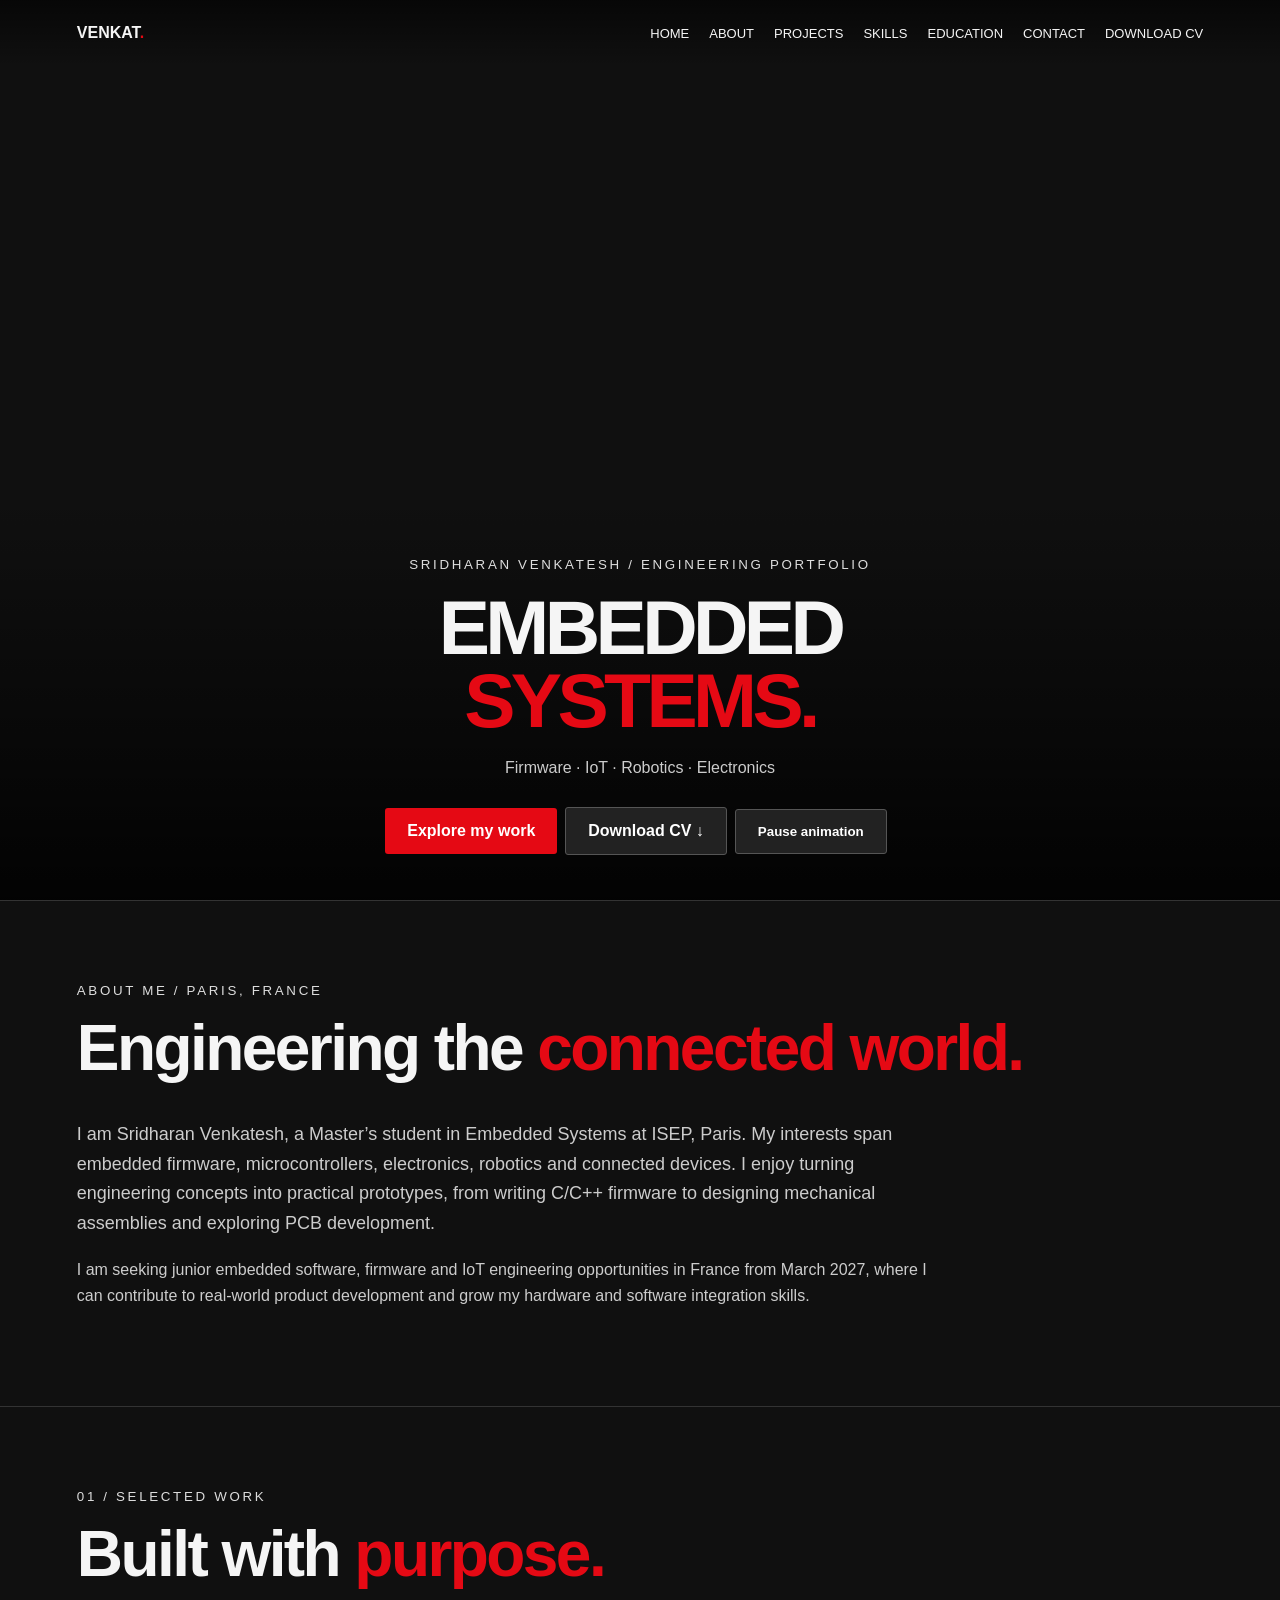
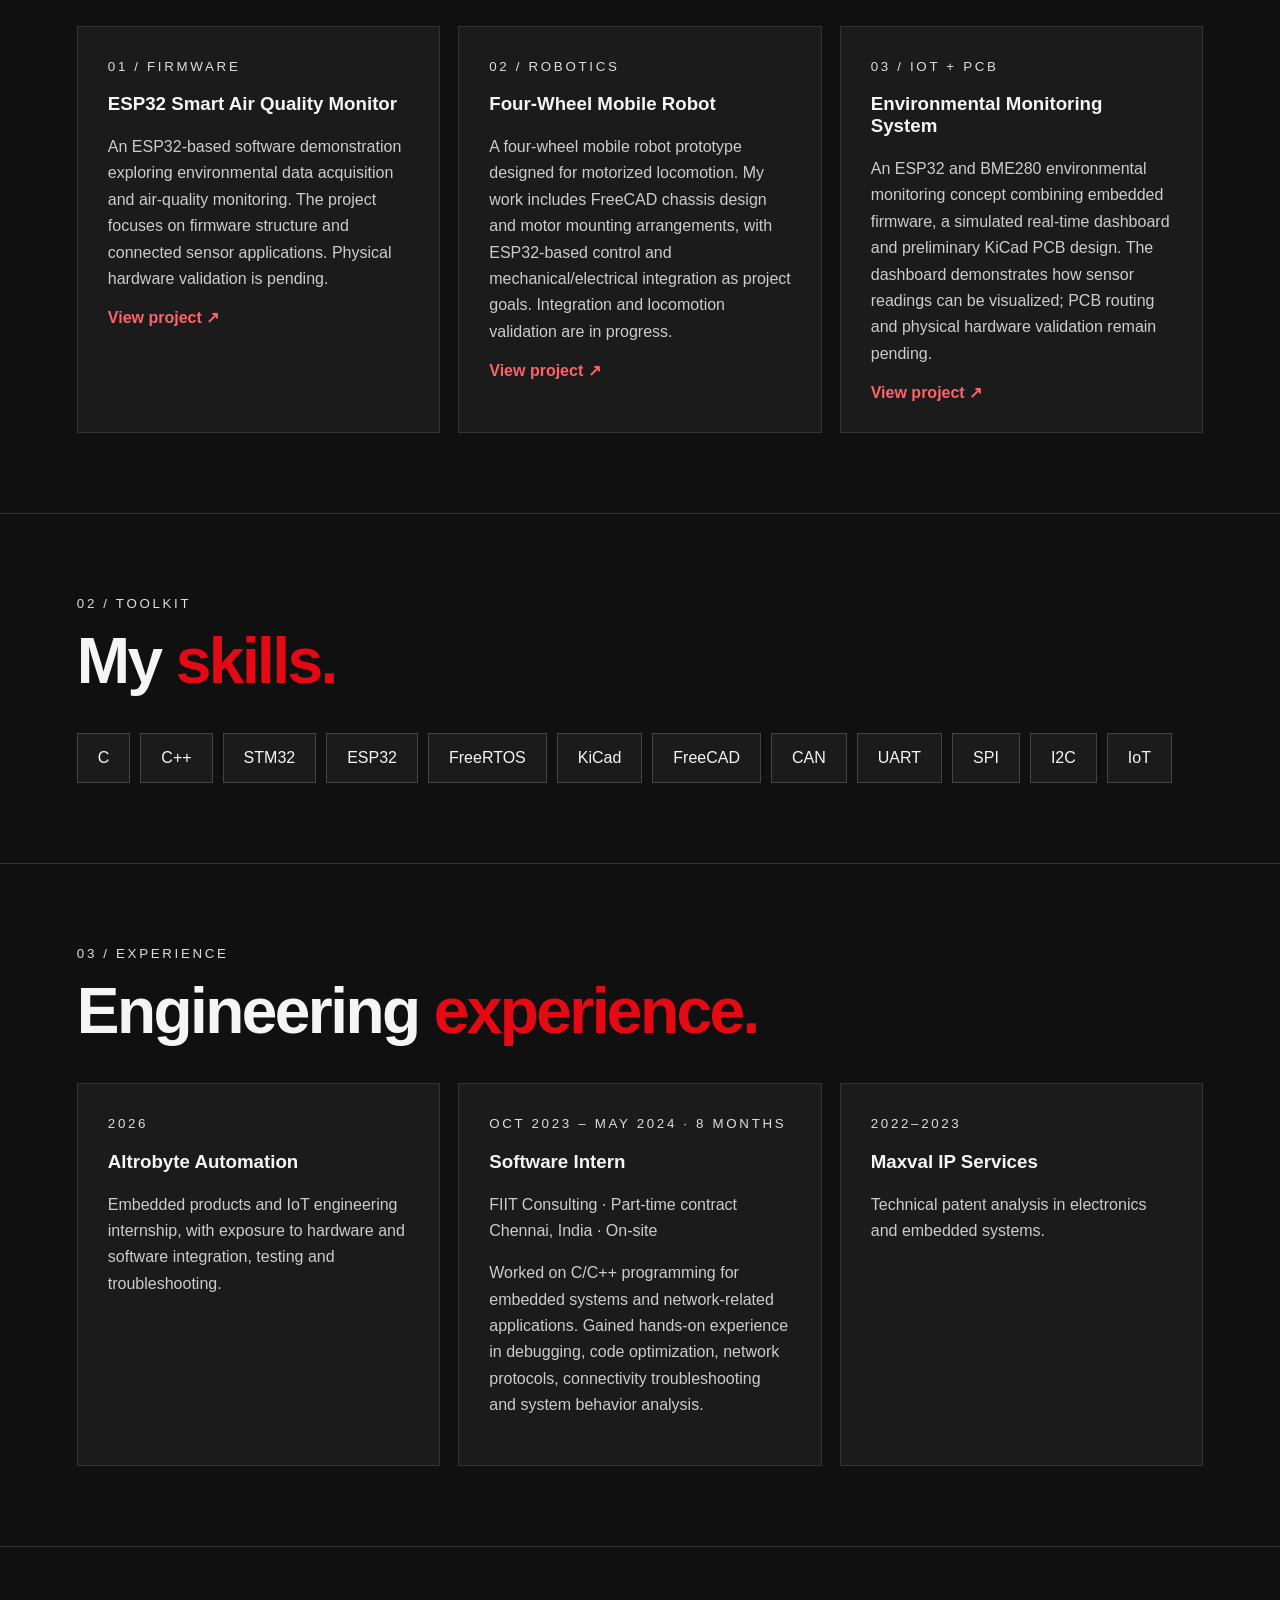
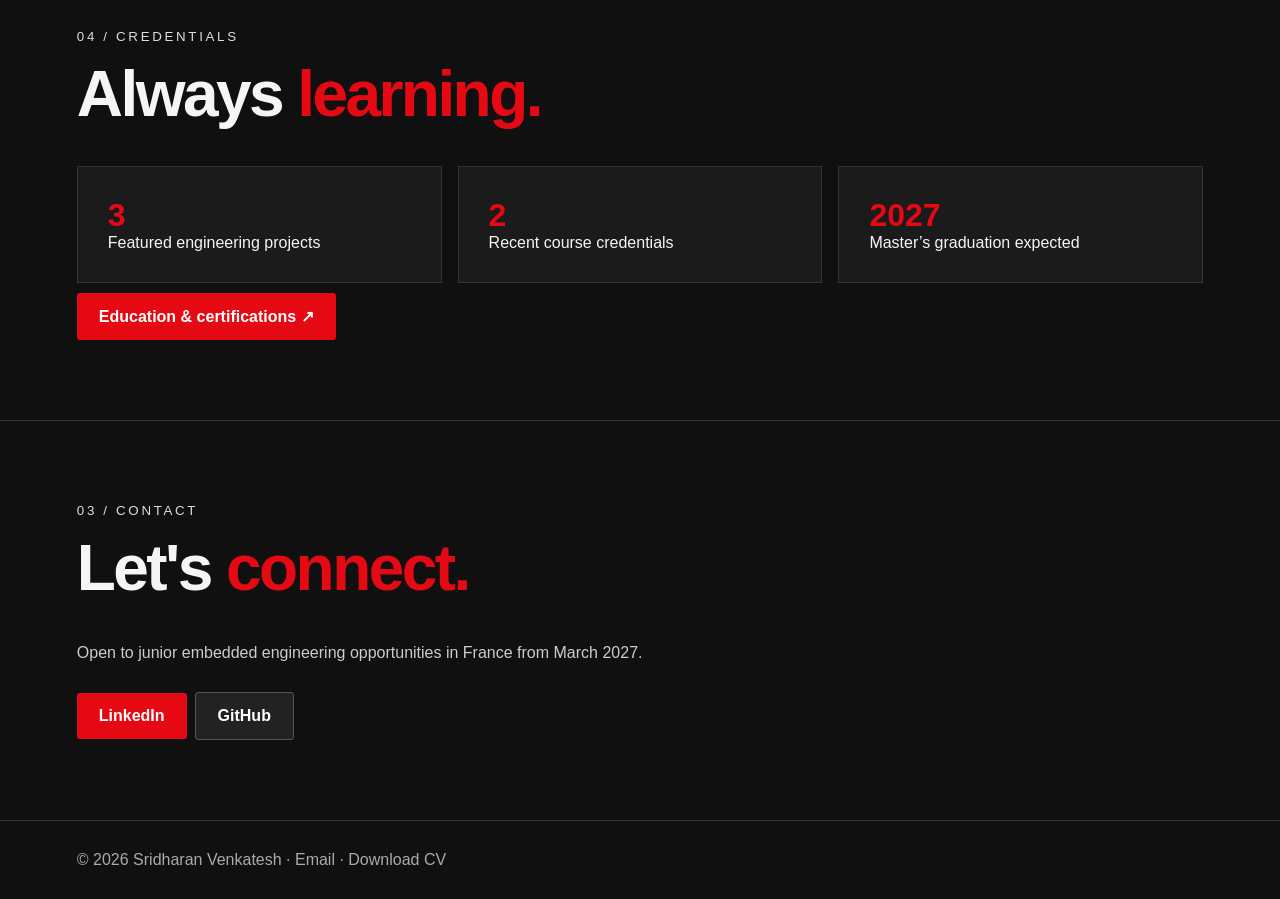
<file: index.html>
<!doctype html><html lang="en"><head><meta charset="utf-8"><meta name="viewport" content="width=device-width,initial-scale=1"><title>Venkat | Embedded Systems</title><style>*{box-sizing:border-box}html{scroll-behavior:smooth}body{margin:0;background:#101010;color:#f5f5f5;font-family:Arial,sans-serif}a{color:inherit;text-decoration:none}header{position:absolute;z-index:3;top:0;width:100%;display:flex;justify-content:space-between;align-items:center;padding:24px 6%;gap:15px}nav{display:flex;gap:20px;flex-wrap:wrap;font-size:13px}strong,em{color:#e50914;font-style:normal}.hero{min-height:100svh;position:relative;display:flex;align-items:end;padding:120px 6% 9vh;overflow:hidden;background:#171717}.hero video{position:absolute;inset:0;width:100%;height:100%;object-fit:contain;object-position:right center}.hero:after{content:'';position:absolute;inset:0;background:linear-gradient(90deg,#000b 0%,transparent 55%),linear-gradient(0deg,#101010,transparent 22%);pointer-events:none}.copy{position:relative;z-index:2;max-width:850px}h1{font-size:clamp(42px,8vw,110px);line-height:.95;letter-spacing:-.06em;margin:18px 0;text-transform:uppercase}small{letter-spacing:.2em;color:#ddd}p{line-height:1.65;color:#ccc}.btn{display:inline-block;padding:14px 22px;background:#e50914;color:white;border:0;border-radius:3px;font-weight:bold;cursor:pointer;margin:10px 8px 0 0}.secondary{background:#222;border:1px solid #555}section.content{padding:80px 6%;border-top:1px solid #333}h2{font-size:clamp(32px,5vw,64px);letter-spacing:-.04em;margin:12px 0 35px}.grid{display:grid;grid-template-columns:repeat(auto-fit,minmax(240px,1fr));gap:18px}article{background:#1b1b1b;border:1px solid #333;padding:30px;min-height:240px}article:hover{border-color:#e50914}article a{color:#ff6268;font-weight:bold}.skills{display:flex;flex-wrap:wrap;gap:10px}.skills span{border:1px solid #444;padding:15px 20px;background:#1b1b1b}.fade{animation:appear .6s ease}@keyframes appear{from{opacity:0;transform:translateY(14px)}to{opacity:1;transform:none}}@media(max-width:600px){header{padding:18px 5%}nav{gap:10px}.hero{padding:100px 5% 8vh}.hero video{object-position:center top;height:68%;object-fit:contain}.hero .copy{padding-top:45vh}section.content{padding:55px 5%}}@media(prefers-reduced-motion:reduce){html{scroll-behavior:auto}.fade{animation:none}}.hero{display:flex;flex-direction:column;align-items:center;justify-content:center;padding:110px 5% 55px;gap:25px;background:#101010}.hero video{position:relative;inset:auto;display:block;width:100%;max-width:1100px;height: min(65svh,650px);object-fit:contain;object-position:center;background:#101010}.hero:after{display:none}.hero .copy{padding:0;text-align:center;max-width:1100px}.hero h1{font-size:clamp(38px,6vw,86px)}.stats{display:grid;grid-template-columns:repeat(auto-fit,minmax(150px,1fr));gap:16px}.stats article{min-height:0}.stats b{display:block;font-size:32px;color:#e50914}.footer{padding:30px 6%;border-top:1px solid #333;color:#aaa}@media(max-width:600px){.hero{padding-top:125px}.hero video{height:auto;max-height:65svh}.hero .copy{padding:0}header{align-items:flex-start}nav{font-size:11px}}.hero{height:100svh;min-height:100svh;position:relative;display:flex;justify-content:flex-end;align-items:center;padding:100px 5% 5vh;overflow:hidden}.hero video{position:absolute;inset:0;width:100%;height:100%;max-width:none;max-height:none;object-fit:cover;object-position:center 40%}.hero:after{display:block;background:linear-gradient(0deg,rgba(0,0,0,.85),transparent 45%);z-index:1}.hero .copy{position:relative;z-index:2;padding:0;text-align:center}.hero h1{font-size:clamp(36px,6vw,80px)}header{background:linear-gradient(#0009,transparent)}@media(max-width:600px){.hero{padding:100px 5% 4vh}.hero video{height:100%;max-height:none;object-fit:cover;object-position:center}.hero .copy{padding:0}}</style></head><body><header><b>VENKAT<strong>.</strong></b><nav><a href="index.html">HOME</a><a href="about.html">ABOUT</a><a href="projects.html">PROJECTS</a><a href="skills.html">SKILLS</a><a href="education.html">EDUCATION</a><a href="contact.html">CONTACT</a><a href="INTERN_RESUME_ENG_Final.pdf" download>DOWNLOAD CV</a></nav></header><main><section class="hero" style="position:relative!important;height:100svh!important;min-height:100svh!important;overflow:hidden!important;justify-content:flex-end!important"><video style="position:absolute!important;inset:0!important;width:100vw!important;height:100svh!important;max-width:none!important;max-height:none!important;object-fit:cover!important;object-position:center 38%!important;margin:0!important" id="portrait" autoplay muted loop playsinline preload="auto" aria-label="Cinematic portrait"><source src="portrait_ultra_hd.mp4" type="video/mp4"></video><div class="copy"><small>SRIDHARAN VENKATESH / ENGINEERING PORTFOLIO</small><h1 id="headline">Embedded<br><em>Systems.</em></h1><p>Firmware · IoT · Robotics · Electronics</p><a class="btn" href="projects.html">Explore my work</a><a class="btn secondary" href="INTERN_RESUME_ENG_Final.pdf" download>Download CV ↓</a><button class="btn secondary" id="motion">Pause animation</button></div></section><section class="content" id="about"><small>ABOUT ME / PARIS, FRANCE</small><h2>Engineering the <em>connected world.</em></h2><p style="max-width:850px;font-size:18px">I am Sridharan Venkatesh, a Master’s student in Embedded Systems at ISEP, Paris. My interests span embedded firmware, microcontrollers, electronics, robotics and connected devices. I enjoy turning engineering concepts into practical prototypes, from writing C/C++ firmware to designing mechanical assemblies and exploring PCB development.</p><p style="max-width:850px">I am seeking junior embedded software, firmware and IoT engineering opportunities in France from March 2027, where I can contribute to real-world product development and grow my hardware and software integration skills.</p></section><section class="content" id="work"><small>01 / SELECTED WORK</small><h2>Built with <em>purpose.</em></h2><div class="grid"><article><small>01 / FIRMWARE</small><h3>ESP32 Smart Air Quality Monitor</h3><p>An ESP32-based software demonstration exploring environmental data acquisition and air-quality monitoring. The project focuses on firmware structure and connected sensor applications. Physical hardware validation is pending.</p><a href="https://github.com/svenkat07/esp32-smart-air-quality-monitor">View project ↗</a></article><article><small>02 / ROBOTICS</small><h3>Four-Wheel Mobile Robot</h3><p>A four-wheel mobile robot prototype designed for motorized locomotion. My work includes FreeCAD chassis design and motor mounting arrangements, with ESP32-based control and mechanical/electrical integration as project goals. Integration and locomotion validation are in progress.</p><a href="https://github.com/svenkat07/Four-wheel-mobile-robot">View project ↗</a></article><article><small>03 / IOT + PCB</small><h3>Environmental Monitoring System</h3><p>An ESP32 and BME280 environmental monitoring concept combining embedded firmware, a simulated real-time dashboard and preliminary KiCad PCB design. The dashboard demonstrates how sensor readings can be visualized; PCB routing and physical hardware validation remain pending.</p><a href="https://github.com/svenkat07/ESP32-Based-IoT-Environmental-Monitoring-System-with-Custom-PCB-and-Real-Time-Dashboard">View project ↗</a></article></div></section><section class="content" id="skills"><small>02 / TOOLKIT</small><h2>My <em>skills.</em></h2><div class="skills"><span>C</span><span>C++</span><span>STM32</span><span>ESP32</span><span>FreeRTOS</span><span>KiCad</span><span>FreeCAD</span><span>CAN</span><span>UART</span><span>SPI</span><span>I2C</span><span>IoT</span></div></section><section class="content"><small>03 / EXPERIENCE</small><h2>Engineering <em>experience.</em></h2><div class="grid"><article><small>2026</small><h3>Altrobyte Automation</h3><p>Embedded products and IoT engineering internship, with exposure to hardware and software integration, testing and troubleshooting.</p></article><article><small>OCT 2023 – MAY 2024 · 8 MONTHS</small><h3>Software Intern</h3><p>FIIT Consulting · Part-time contract<br>Chennai, India · On-site</p><p>Worked on C/C++ programming for embedded systems and network-related applications. Gained hands-on experience in debugging, code optimization, network protocols, connectivity troubleshooting and system behavior analysis.</p></article><article><small>2022–2023</small><h3>Maxval IP Services</h3><p>Technical patent analysis in electronics and embedded systems.</p></article></div></section><section class="content"><small>04 / CREDENTIALS</small><h2>Always <em>learning.</em></h2><div class="stats"><article><b>3</b>Featured engineering projects</article><article><b>2</b>Recent course credentials</article><article><b>2027</b>Master’s graduation expected</article></div><a class="btn" href="education.html">Education &amp; certifications ↗</a></section><section class="content" id="contact"><small>03 / CONTACT</small><h2>Let's <em>connect.</em></h2><p>Open to junior embedded engineering opportunities in France from March 2027.</p><a class="btn" href="https://www.linkedin.com/in/venkatesh-sridharan-5b08a9238/">LinkedIn</a><a class="btn secondary" href="https://github.com/svenkat07">GitHub</a></section></main><footer class="footer">© 2026 Sridharan Venkatesh · <a href="mailto:hsetaknev7@gmail.com">Email</a> · <a href="INTERN_RESUME_ENG_Final.pdf" download>Download CV</a></footer><script>const v=document.querySelector('video'),h=document.querySelector('#headline'),b=document.querySelector('#motion'),titles=['Embedded<br><em>Systems.</em>','Firmware<br><em>Engineer.</em>','IoT &amp;<br><em>Robotics.</em>'];let i=0,playing=!matchMedia('(prefers-reduced-motion: reduce)').matches;if(playing)v.play().catch(()=>{});else b.textContent='Play animation';setInterval(()=>{if(!playing)return;h.classList.remove('fade');void h.offsetWidth;h.innerHTML=titles[++i%titles.length];h.classList.add('fade')},3500);b.onclick=()=>{playing=!playing;if(playing)v.play().catch(()=>{});else v.pause();b.textContent=playing?'Pause animation':'Play animation'};</script></body></html>
</file>
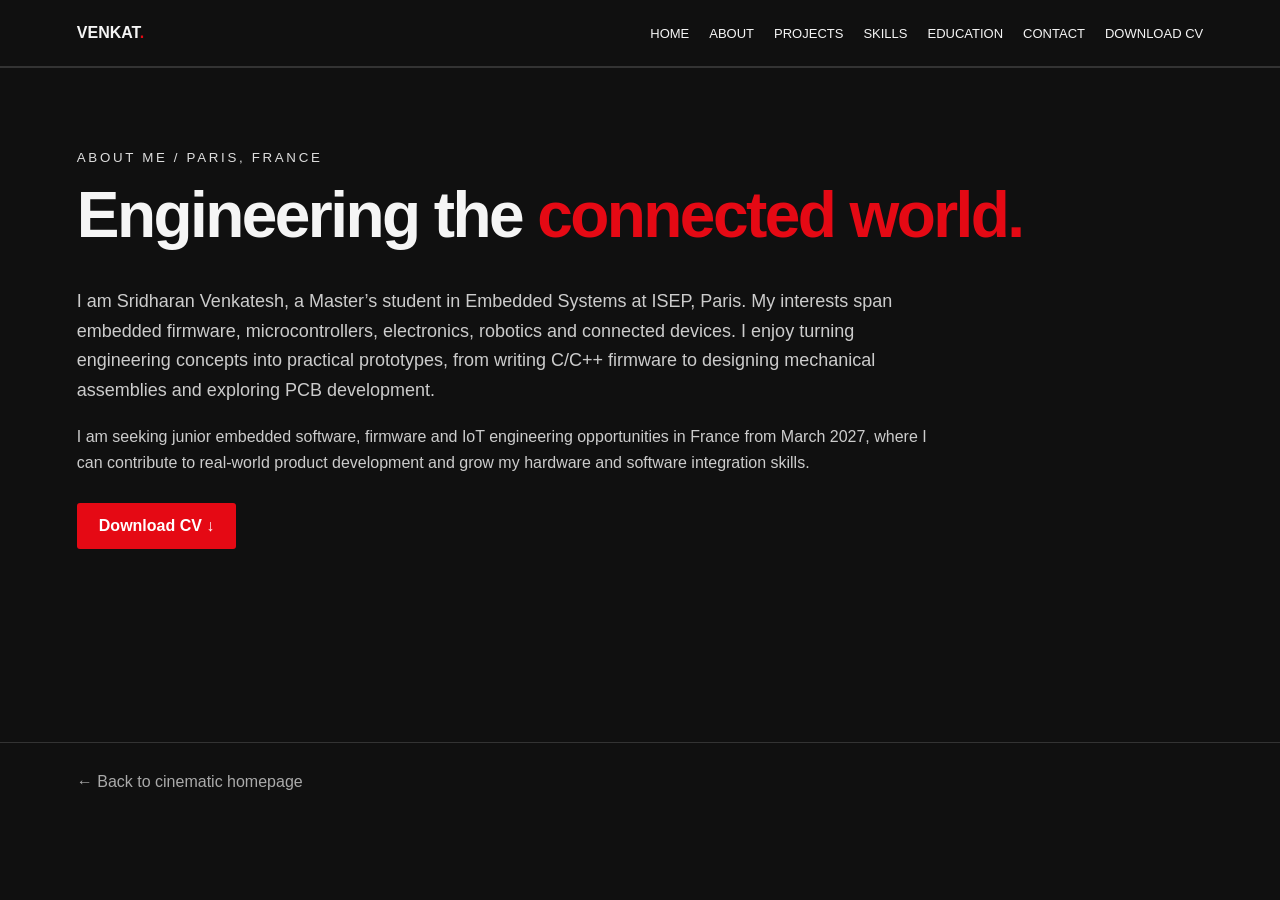
<file: about.html>
<!doctype html><html lang="en"><head><meta charset="utf-8"><meta name="viewport" content="width=device-width,initial-scale=1"><title>About | Venkat</title><style>*{box-sizing:border-box}html{scroll-behavior:smooth}body{margin:0;background:#101010;color:#f5f5f5;font-family:Arial,sans-serif}a{color:inherit;text-decoration:none}header{position:absolute;z-index:3;top:0;width:100%;display:flex;justify-content:space-between;align-items:center;padding:24px 6%;gap:15px}nav{display:flex;gap:20px;flex-wrap:wrap;font-size:13px}strong,em{color:#e50914;font-style:normal}.hero{min-height:100svh;position:relative;display:flex;align-items:end;padding:120px 6% 9vh;overflow:hidden;background:#171717}.hero video{position:absolute;inset:0;width:100%;height:100%;object-fit:contain;object-position:right center}.hero:after{content:'';position:absolute;inset:0;background:linear-gradient(90deg,#000b 0%,transparent 55%),linear-gradient(0deg,#101010,transparent 22%);pointer-events:none}.copy{position:relative;z-index:2;max-width:850px}h1{font-size:clamp(42px,8vw,110px);line-height:.95;letter-spacing:-.06em;margin:18px 0;text-transform:uppercase}small{letter-spacing:.2em;color:#ddd}p{line-height:1.65;color:#ccc}.btn{display:inline-block;padding:14px 22px;background:#e50914;color:white;border:0;border-radius:3px;font-weight:bold;cursor:pointer;margin:10px 8px 0 0}.secondary{background:#222;border:1px solid #555}section.content{padding:80px 6%;border-top:1px solid #333}h2{font-size:clamp(32px,5vw,64px);letter-spacing:-.04em;margin:12px 0 35px}.grid{display:grid;grid-template-columns:repeat(auto-fit,minmax(240px,1fr));gap:18px}article{background:#1b1b1b;border:1px solid #333;padding:30px;min-height:240px}article:hover{border-color:#e50914}article a{color:#ff6268;font-weight:bold}.skills{display:flex;flex-wrap:wrap;gap:10px}.skills span{border:1px solid #444;padding:15px 20px;background:#1b1b1b}.fade{animation:appear .6s ease}@keyframes appear{from{opacity:0;transform:translateY(14px)}to{opacity:1;transform:none}}@media(max-width:600px){header{padding:18px 5%}nav{gap:10px}.hero{padding:100px 5% 8vh}.hero video{object-position:center top;height:68%;object-fit:contain}.hero .copy{padding-top:45vh}section.content{padding:55px 5%}}@media(prefers-reduced-motion:reduce){html{scroll-behavior:auto}.fade{animation:none}}header nav a:hover{color:#e50914}main{min-height:75vh}footer{padding:30px 6%;border-top:1px solid #333;color:#aaa}</style></head><body><header style="position:relative;border-bottom:1px solid #333"><a href="index.html"><b>VENKAT<strong>.</strong></b></a><nav><a href="index.html">HOME</a><a href="about.html">ABOUT</a><a href="projects.html">PROJECTS</a><a href="skills.html">SKILLS</a><a href="education.html">EDUCATION</a><a href="contact.html">CONTACT</a><a href="INTERN_RESUME_ENG_Final.pdf" download>DOWNLOAD CV</a></nav></header><main><section class="content" id="about"><small>ABOUT ME / PARIS, FRANCE</small><h2>Engineering the <em>connected world.</em></h2><p style="max-width:850px;font-size:18px">I am Sridharan Venkatesh, a Master’s student in Embedded Systems at ISEP, Paris. My interests span embedded firmware, microcontrollers, electronics, robotics and connected devices. I enjoy turning engineering concepts into practical prototypes, from writing C/C++ firmware to designing mechanical assemblies and exploring PCB development.</p><p style="max-width:850px">I am seeking junior embedded software, firmware and IoT engineering opportunities in France from March 2027, where I can contribute to real-world product development and grow my hardware and software integration skills.</p><a class="btn" href="INTERN_RESUME_ENG_Final.pdf" download>Download CV ↓</a></section></main><footer><a href="index.html">← Back to cinematic homepage</a></footer></body></html>
</file>
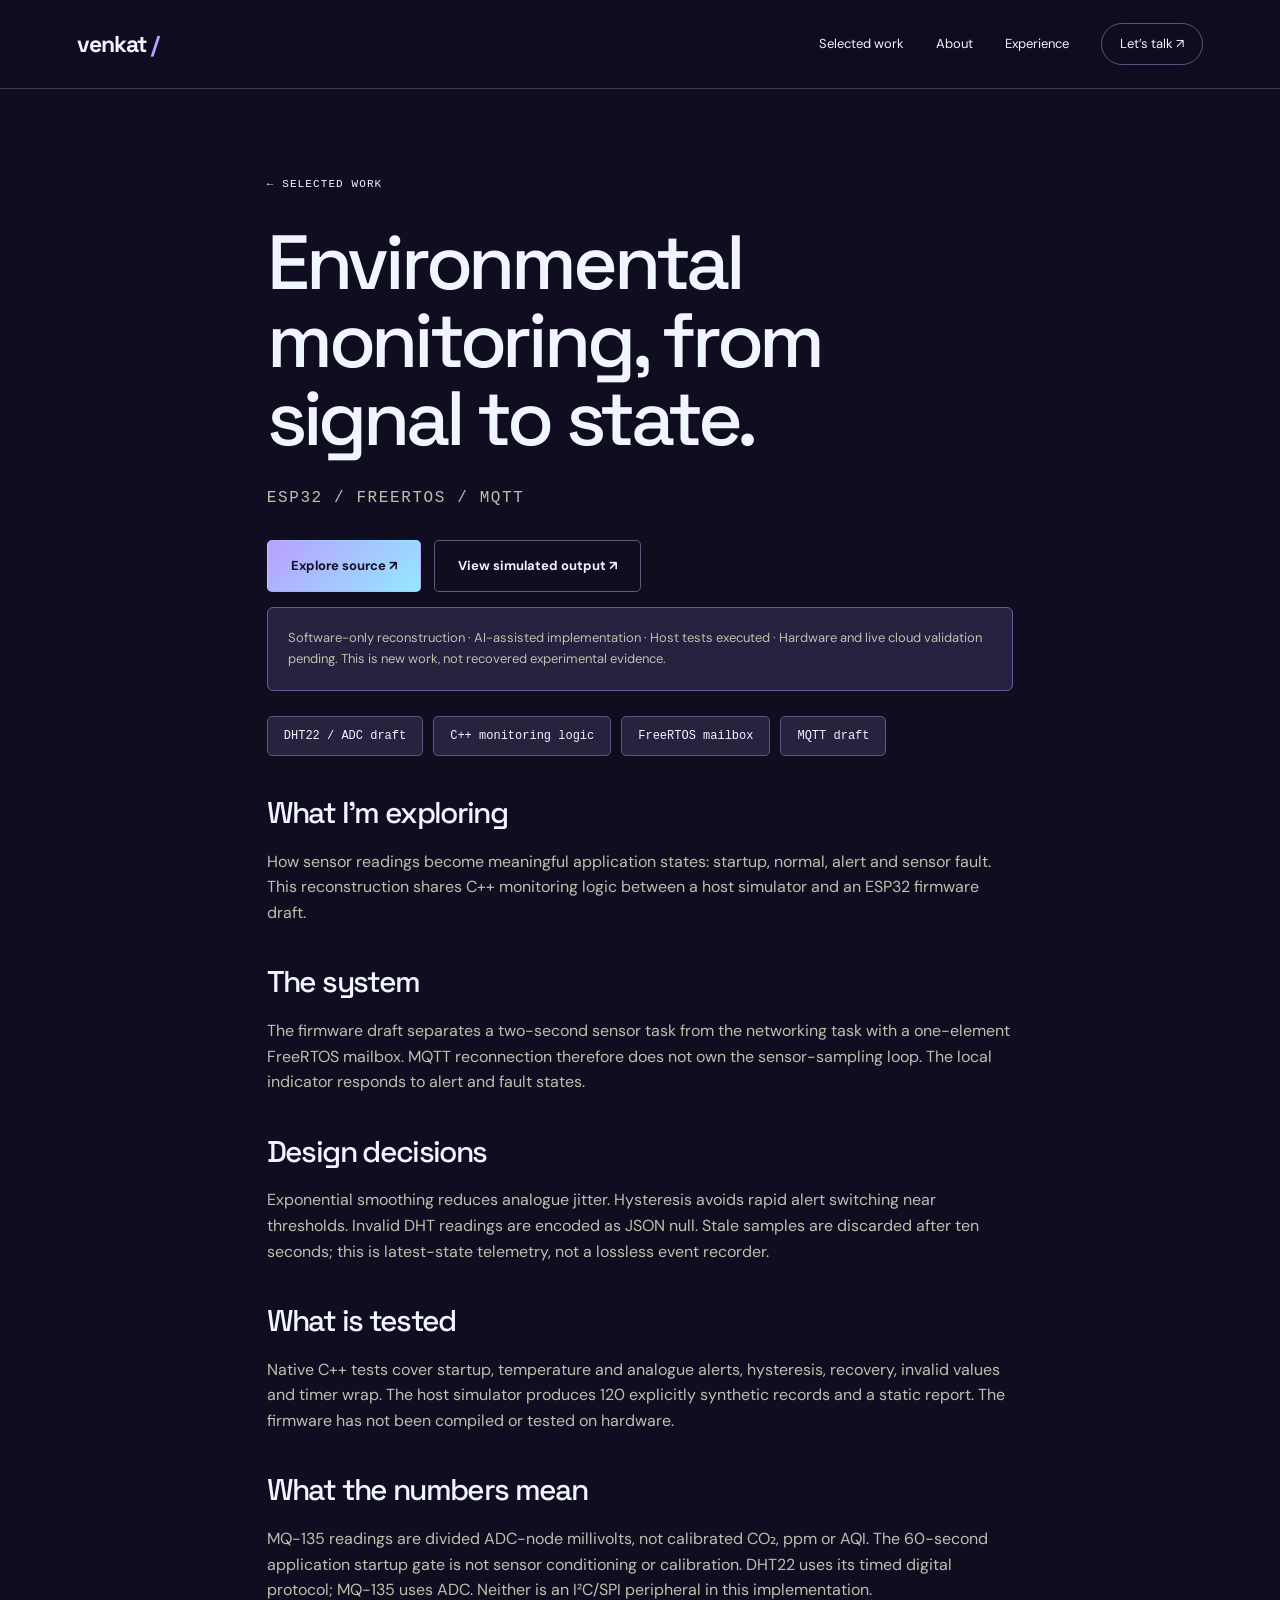
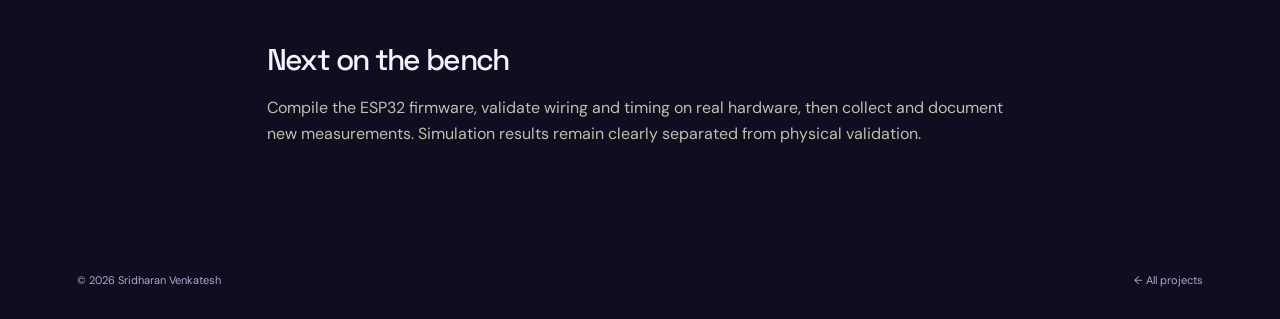
<file: air-quality-monitor.html>
<!doctype html><html lang="en"><head><meta charset="utf-8"><meta name="viewport" content="width=device-width,initial-scale=1"><title>Environmental monitoring, from signal to state. | Venkat</title><meta name="description" content="Software-only embedded project reconstruction: source code, tests, design decisions and validation limits."><link rel="stylesheet" href="design.css?v=20261026"><script src="portfolio.js" defer></script></head><body><a class="skip" href="#main">Skip to content</a><header><nav class="wrap" aria-label="Main navigation"><a class="brand" href="index.html#home">venkat<b> /</b></a><button class="menu" aria-controls="navlinks" aria-expanded="false">Menu</button><div class="navlinks" id="navlinks"><a href="index.html#work">Selected work</a><a href="index.html#about">About</a><a href="index.html#experience">Experience</a><a class="nav-contact" href="index.html#contact">Let’s talk ↗</a></div></nav></header>
<main id="main" class="wrap detail"><a class="mono" href="index.html#work">← SELECTED WORK</a><h1>Environmental monitoring, from signal to state.</h1><p class="eyebrow">ESP32 / FREERTOS / MQTT</p><div class="actions"><a class="btn" href="https://github.com/svenkat07/esp32-smart-air-quality-monitor">Explore source ↗</a><a class="btn secondary" href="https://github.com/svenkat07/esp32-smart-air-quality-monitor/blob/main/examples/simulation_report.html">View simulated output ↗</a></div><p class="callout">Software-only reconstruction · AI-assisted implementation · Host tests executed · Hardware and live cloud validation pending. This is new work, not recovered experimental evidence.</p><div class="architecture"><span>DHT22 / ADC draft</span><span>C++ monitoring logic</span><span>FreeRTOS mailbox</span><span>MQTT draft</span></div><h2>What I’m exploring</h2><p>How sensor readings become meaningful application states: startup, normal, alert and sensor fault. This reconstruction shares C++ monitoring logic between a host simulator and an ESP32 firmware draft.</p><h2>The system</h2><p>The firmware draft separates a two-second sensor task from the networking task with a one-element FreeRTOS mailbox. MQTT reconnection therefore does not own the sensor-sampling loop. The local indicator responds to alert and fault states.</p><h2>Design decisions</h2><p>Exponential smoothing reduces analogue jitter. Hysteresis avoids rapid alert switching near thresholds. Invalid DHT readings are encoded as JSON null. Stale samples are discarded after ten seconds; this is latest-state telemetry, not a lossless event recorder.</p><h2>What is tested</h2><p>Native C++ tests cover startup, temperature and analogue alerts, hysteresis, recovery, invalid values and timer wrap. The host simulator produces 120 explicitly synthetic records and a static report. The firmware has not been compiled or tested on hardware.</p><h2>What the numbers mean</h2><p>MQ-135 readings are divided ADC-node millivolts, not calibrated CO₂, ppm or AQI. The 60-second application startup gate is not sensor conditioning or calibration. DHT22 uses its timed digital protocol; MQ-135 uses ADC. Neither is an I²C/SPI peripheral in this implementation.</p><h2>Next on the bench</h2><p>Compile the ESP32 firmware, validate wiring and timing on real hardware, then collect and document new measurements. Simulation results remain clearly separated from physical validation.</p></main><footer class="wrap"><span>© 2026 Sridharan Venkatesh</span><a href="index.html#work">← All projects</a></footer></body></html>
</file>
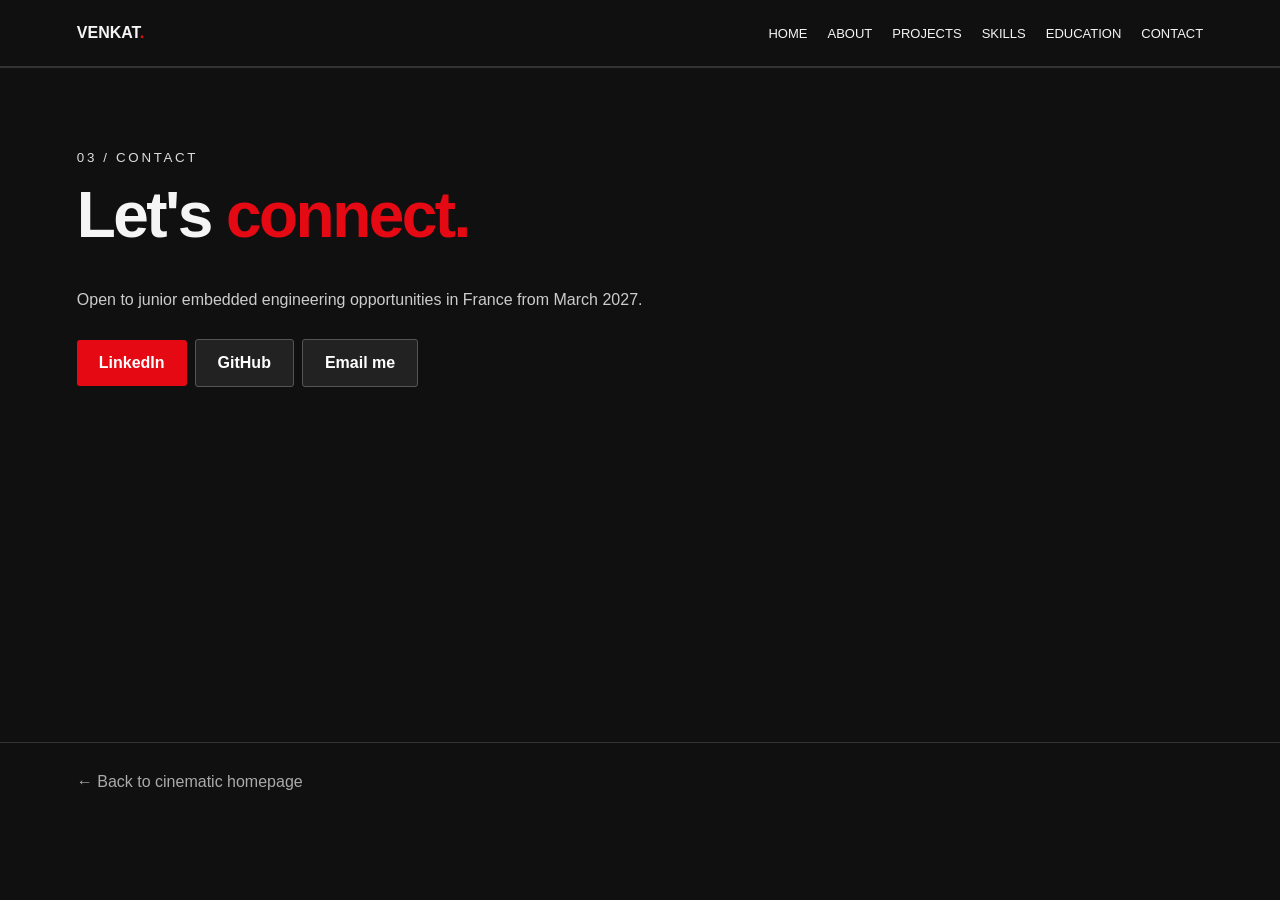
<file: contact.html>
<!doctype html><html lang="en"><head><meta charset="utf-8"><meta name="viewport" content="width=device-width,initial-scale=1"><title>Contact | Venkat</title><style>*{box-sizing:border-box}html{scroll-behavior:smooth}body{margin:0;background:#101010;color:#f5f5f5;font-family:Arial,sans-serif}a{color:inherit;text-decoration:none}header{position:absolute;z-index:3;top:0;width:100%;display:flex;justify-content:space-between;align-items:center;padding:24px 6%;gap:15px}nav{display:flex;gap:20px;flex-wrap:wrap;font-size:13px}strong,em{color:#e50914;font-style:normal}.hero{min-height:100svh;position:relative;display:flex;align-items:end;padding:120px 6% 9vh;overflow:hidden;background:#171717}.hero video{position:absolute;inset:0;width:100%;height:100%;object-fit:contain;object-position:right center}.hero:after{content:'';position:absolute;inset:0;background:linear-gradient(90deg,#000b 0%,transparent 55%),linear-gradient(0deg,#101010,transparent 22%);pointer-events:none}.copy{position:relative;z-index:2;max-width:850px}h1{font-size:clamp(42px,8vw,110px);line-height:.95;letter-spacing:-.06em;margin:18px 0;text-transform:uppercase}small{letter-spacing:.2em;color:#ddd}p{line-height:1.65;color:#ccc}.btn{display:inline-block;padding:14px 22px;background:#e50914;color:white;border:0;border-radius:3px;font-weight:bold;cursor:pointer;margin:10px 8px 0 0}.secondary{background:#222;border:1px solid #555}section.content{padding:80px 6%;border-top:1px solid #333}h2{font-size:clamp(32px,5vw,64px);letter-spacing:-.04em;margin:12px 0 35px}.grid{display:grid;grid-template-columns:repeat(auto-fit,minmax(240px,1fr));gap:18px}article{background:#1b1b1b;border:1px solid #333;padding:30px;min-height:240px}article:hover{border-color:#e50914}article a{color:#ff6268;font-weight:bold}.skills{display:flex;flex-wrap:wrap;gap:10px}.skills span{border:1px solid #444;padding:15px 20px;background:#1b1b1b}.fade{animation:appear .6s ease}@keyframes appear{from{opacity:0;transform:translateY(14px)}to{opacity:1;transform:none}}@media(max-width:600px){header{padding:18px 5%}nav{gap:10px}.hero{padding:100px 5% 8vh}.hero video{object-position:center top;height:68%;object-fit:contain}.hero .copy{padding-top:45vh}section.content{padding:55px 5%}}@media(prefers-reduced-motion:reduce){html{scroll-behavior:auto}.fade{animation:none}}header nav a:hover{color:#e50914}main{min-height:75vh}footer{padding:30px 6%;border-top:1px solid #333;color:#aaa}</style></head><body><header style="position:relative;border-bottom:1px solid #333"><a href="index.html"><b>VENKAT<strong>.</strong></b></a><nav><a href="index.html">HOME</a><a href="about.html">ABOUT</a><a href="projects.html">PROJECTS</a><a href="skills.html">SKILLS</a><a href="education.html">EDUCATION</a><a href="contact.html">CONTACT</a></nav></header><main><section class="content" id="contact"><small>03 / CONTACT</small><h2>Let's <em>connect.</em></h2><p>Open to junior embedded engineering opportunities in France from March 2027.</p><a class="btn" href="https://www.linkedin.com/in/venkatesh-sridharan-5b08a9238/">LinkedIn</a><a class="btn secondary" href="https://github.com/svenkat07">GitHub</a><a class="btn secondary" href="mailto:hsetaknev7@gmail.com">Email me</a></section></main><footer><a href="index.html">← Back to cinematic homepage</a></footer></body></html>
</file>
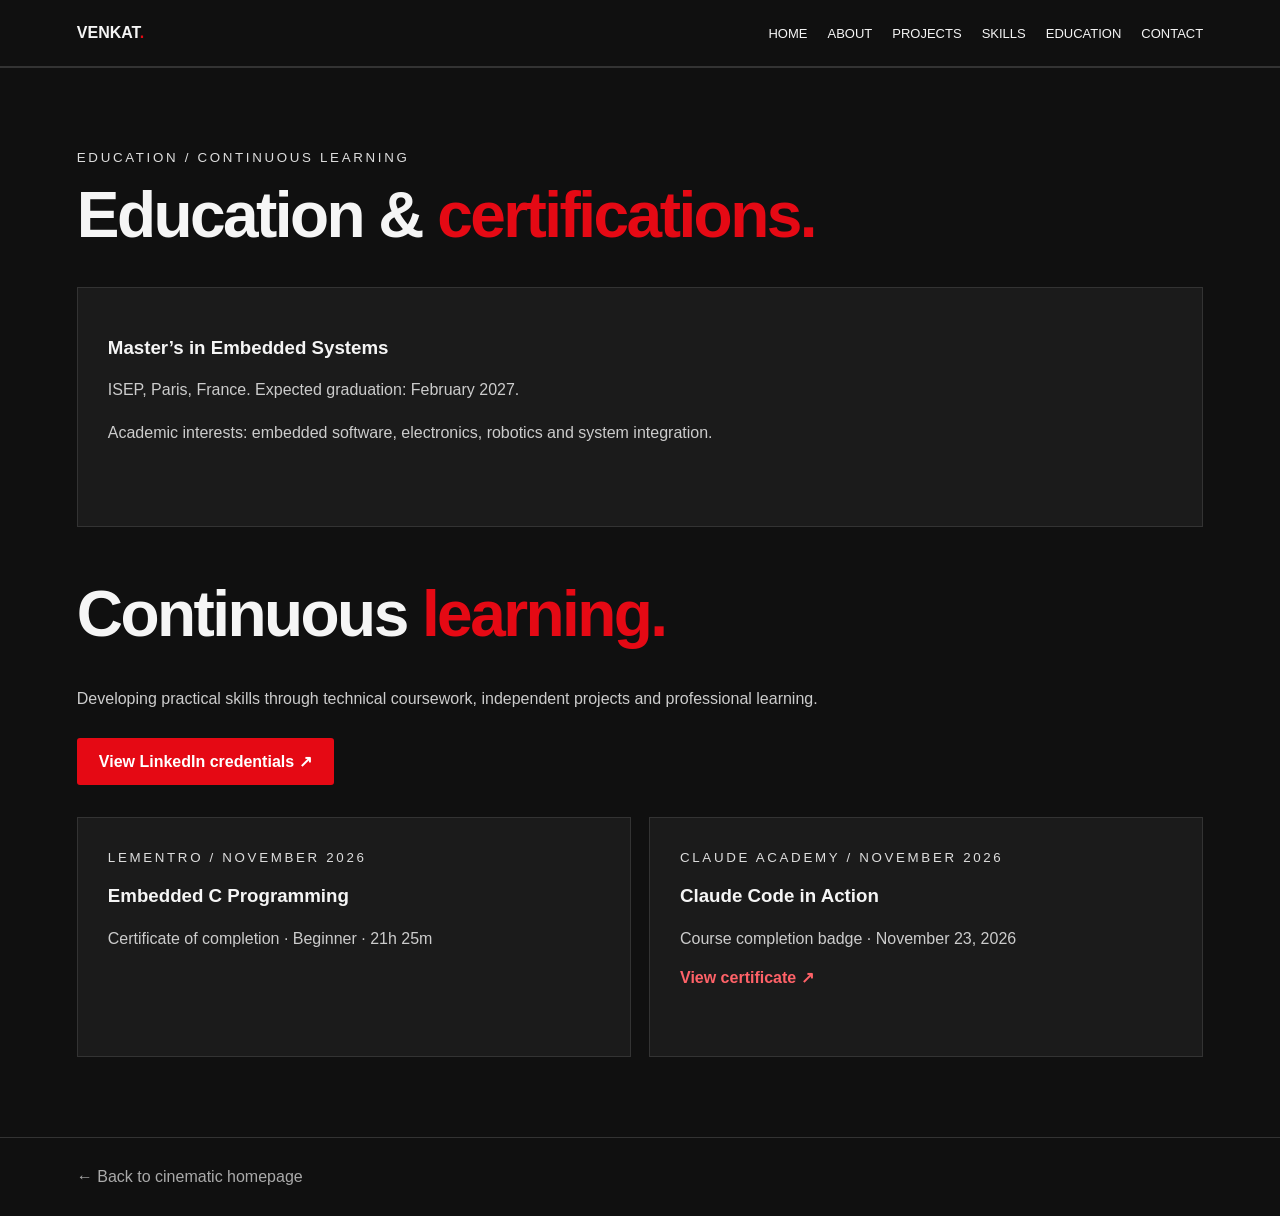
<file: education.html>
<!doctype html><html lang="en"><head><meta charset="utf-8"><meta name="viewport" content="width=device-width,initial-scale=1"><title>Education | Venkat</title><style>*{box-sizing:border-box}html{scroll-behavior:smooth}body{margin:0;background:#101010;color:#f5f5f5;font-family:Arial,sans-serif}a{color:inherit;text-decoration:none}header{position:absolute;z-index:3;top:0;width:100%;display:flex;justify-content:space-between;align-items:center;padding:24px 6%;gap:15px}nav{display:flex;gap:20px;flex-wrap:wrap;font-size:13px}strong,em{color:#e50914;font-style:normal}.hero{min-height:100svh;position:relative;display:flex;align-items:end;padding:120px 6% 9vh;overflow:hidden;background:#171717}.hero video{position:absolute;inset:0;width:100%;height:100%;object-fit:contain;object-position:right center}.hero:after{content:'';position:absolute;inset:0;background:linear-gradient(90deg,#000b 0%,transparent 55%),linear-gradient(0deg,#101010,transparent 22%);pointer-events:none}.copy{position:relative;z-index:2;max-width:850px}h1{font-size:clamp(42px,8vw,110px);line-height:.95;letter-spacing:-.06em;margin:18px 0;text-transform:uppercase}small{letter-spacing:.2em;color:#ddd}p{line-height:1.65;color:#ccc}.btn{display:inline-block;padding:14px 22px;background:#e50914;color:white;border:0;border-radius:3px;font-weight:bold;cursor:pointer;margin:10px 8px 0 0}.secondary{background:#222;border:1px solid #555}section.content{padding:80px 6%;border-top:1px solid #333}h2{font-size:clamp(32px,5vw,64px);letter-spacing:-.04em;margin:12px 0 35px}.grid{display:grid;grid-template-columns:repeat(auto-fit,minmax(240px,1fr));gap:18px}article{background:#1b1b1b;border:1px solid #333;padding:30px;min-height:240px}article:hover{border-color:#e50914}article a{color:#ff6268;font-weight:bold}.skills{display:flex;flex-wrap:wrap;gap:10px}.skills span{border:1px solid #444;padding:15px 20px;background:#1b1b1b}.fade{animation:appear .6s ease}@keyframes appear{from{opacity:0;transform:translateY(14px)}to{opacity:1;transform:none}}@media(max-width:600px){header{padding:18px 5%}nav{gap:10px}.hero{padding:100px 5% 8vh}.hero video{object-position:center top;height:68%;object-fit:contain}.hero .copy{padding-top:45vh}section.content{padding:55px 5%}}@media(prefers-reduced-motion:reduce){html{scroll-behavior:auto}.fade{animation:none}}header nav a:hover{color:#e50914}main{min-height:75vh}footer{padding:30px 6%;border-top:1px solid #333;color:#aaa}</style></head><body><header style="position:relative;border-bottom:1px solid #333"><a href="index.html"><b>VENKAT<strong>.</strong></b></a><nav><a href="index.html">HOME</a><a href="about.html">ABOUT</a><a href="projects.html">PROJECTS</a><a href="skills.html">SKILLS</a><a href="education.html">EDUCATION</a><a href="contact.html">CONTACT</a></nav></header><main><section class="content"><small>EDUCATION / CONTINUOUS LEARNING</small><h2>Education &amp; <em>certifications.</em></h2><article><h3>Master’s in Embedded Systems</h3><p>ISEP, Paris, France. Expected graduation: February 2027.</p><p>Academic interests: embedded software, electronics, robotics and system integration.</p></article><h2 style="margin-top:50px">Continuous <em>learning.</em></h2><p>Developing practical skills through technical coursework, independent projects and professional learning.</p><a class="btn" href="https://www.linkedin.com/in/venkatesh-sridharan-5b08a9238/">View LinkedIn credentials ↗</a><div class="grid" style="margin-top:32px"><article><small>LEMENTRO / NOVEMBER 2026</small><h3>Embedded C Programming</h3><p>Certificate of completion · Beginner · 21h 25m</p></article><article><small>CLAUDE ACADEMY / NOVEMBER 2026</small><h3>Claude Code in Action</h3><p>Course completion badge · November 23, 2026</p><a href="claude-academy-badge-claude-code-in-action.pdf" target="_blank" rel="noopener">View certificate ↗</a></article></div></section></main><footer><a href="index.html">← Back to cinematic homepage</a></footer></body></html>
</file>
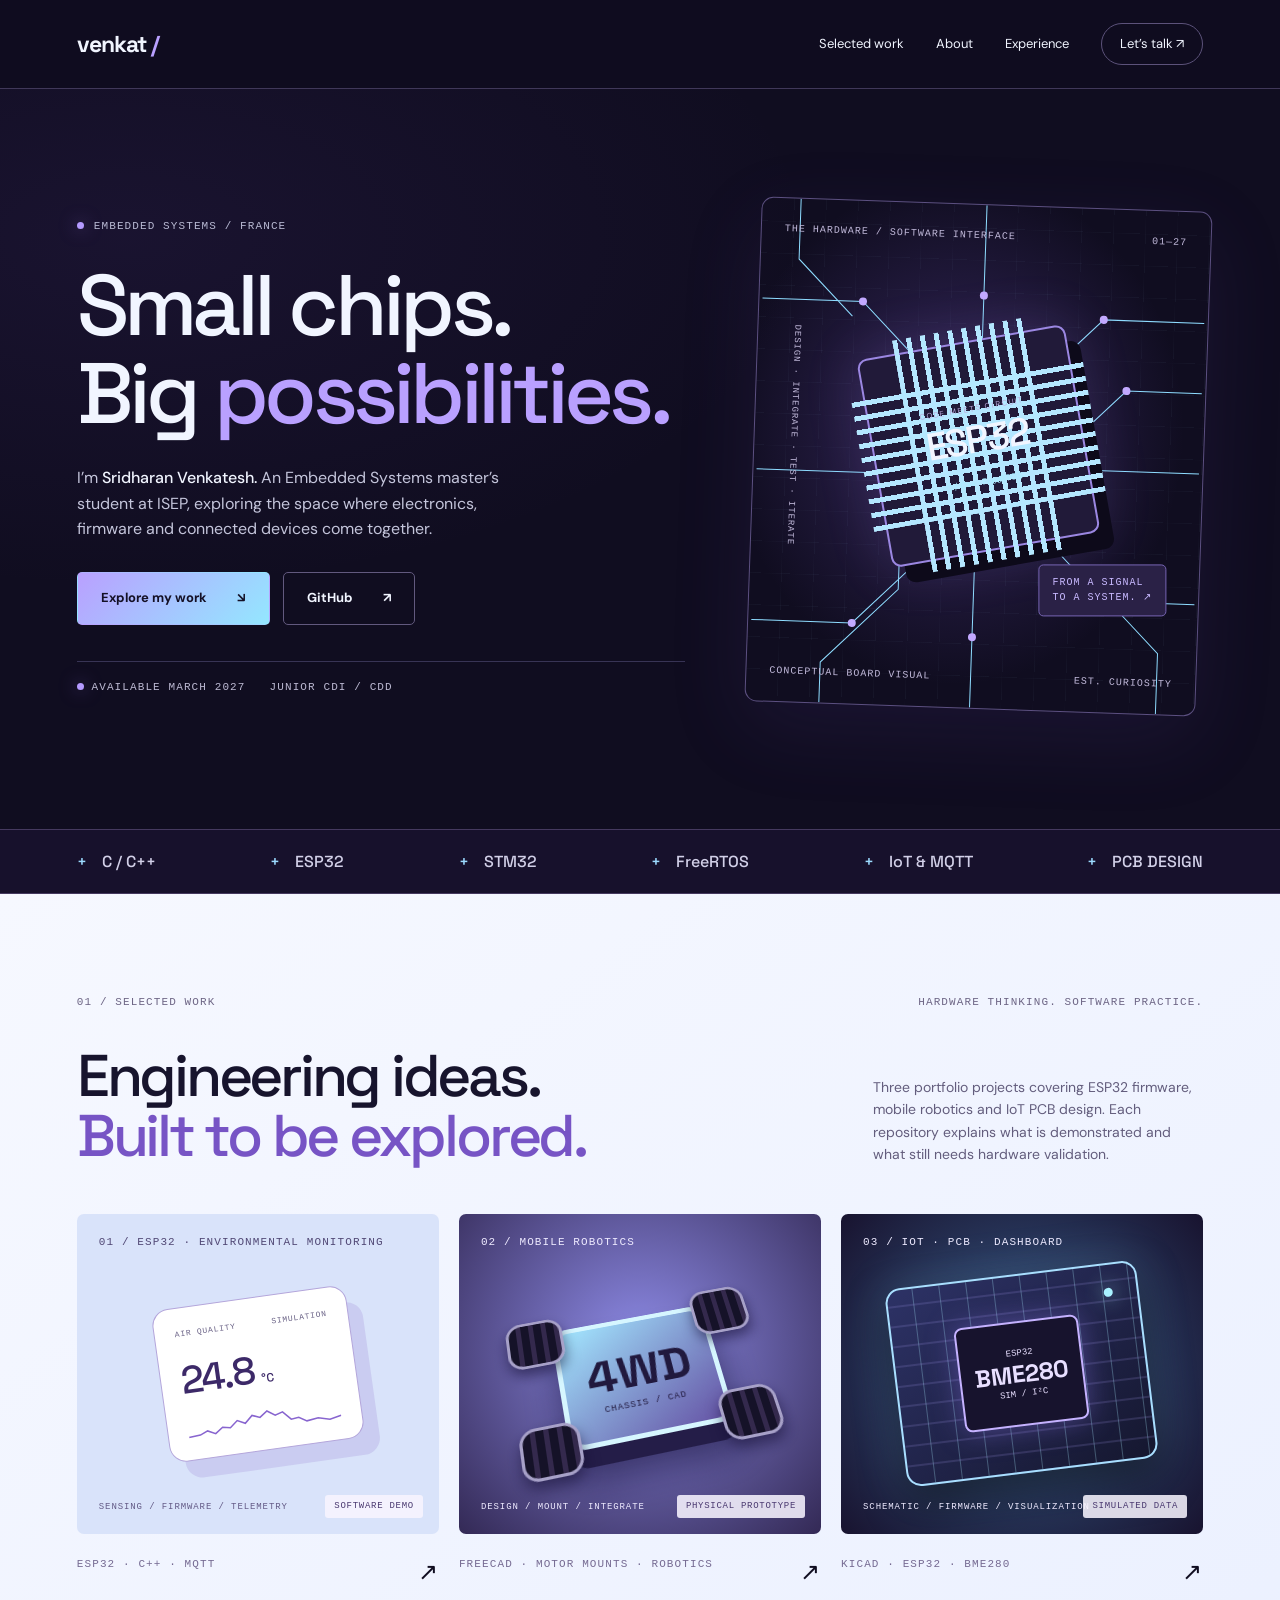
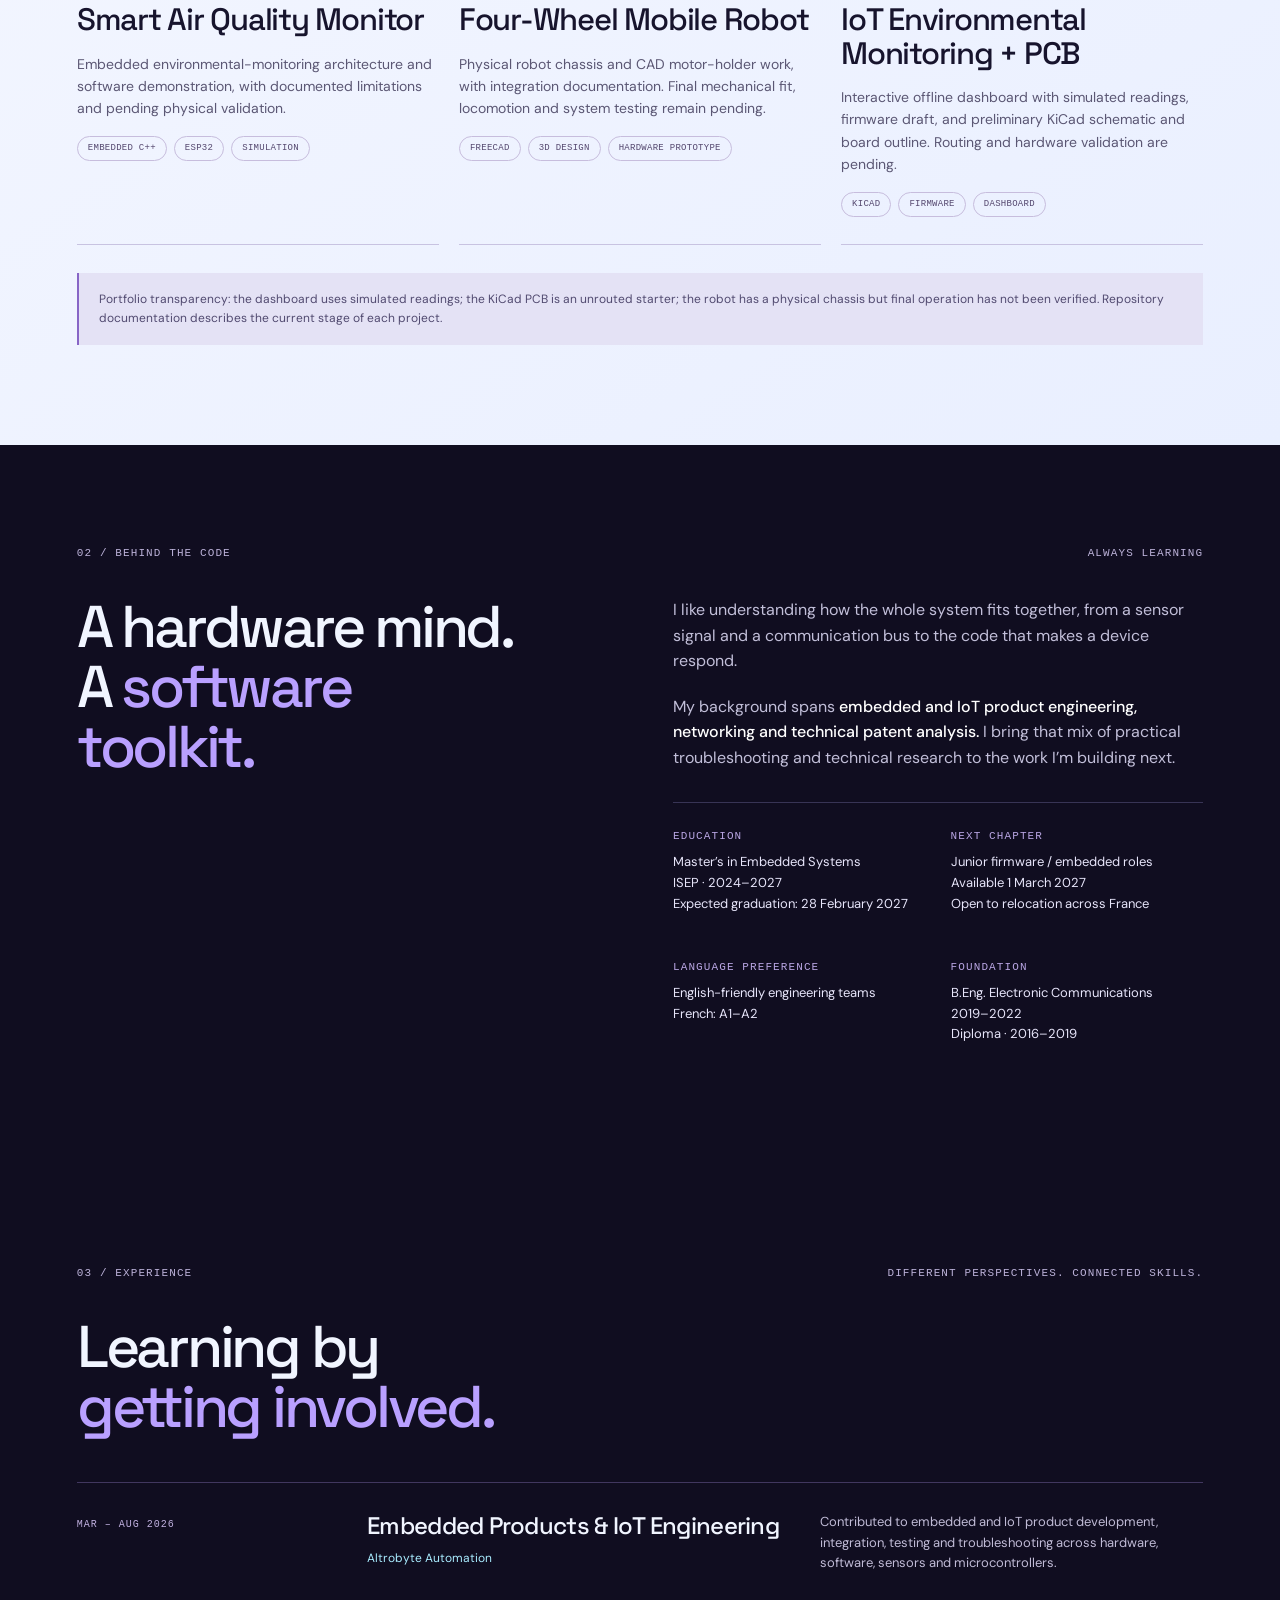
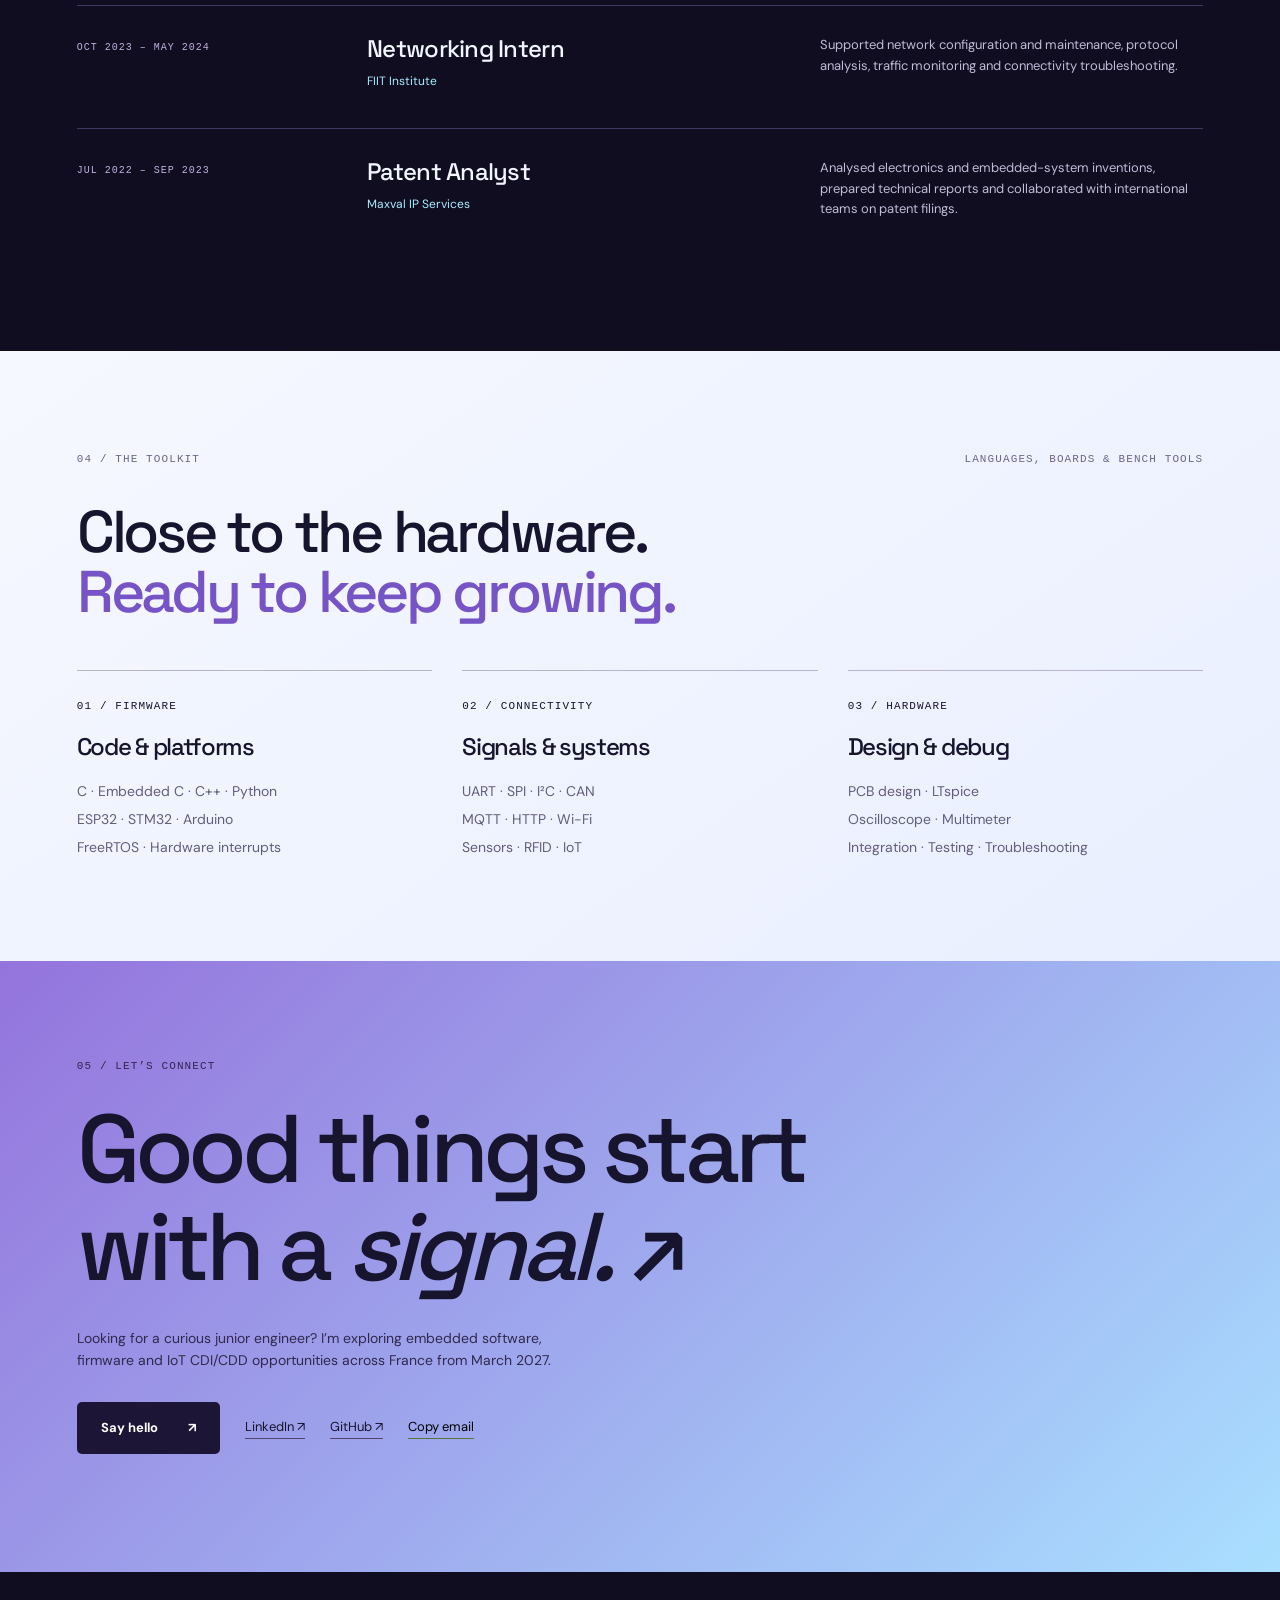
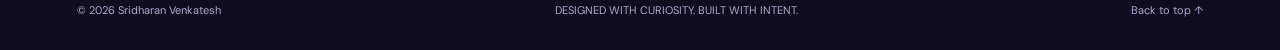
<file: portfolio.html>
<!doctype html>
<html lang="en"><head><meta charset="utf-8"><meta name="viewport" content="width=device-width, initial-scale=1"><meta name="theme-color" content="#100d20"><title>Venkat | Embedded Systems & Firmware</title><meta name="description" content="Sridharan Venkatesh. Embedded Systems master’s student at ISEP, France. C/C++, ESP32, STM32 and IoT. Available for junior CDI/CDD roles from March 2027."><meta property="og:title" content="Venkat | Small chips. Big possibilities."><meta property="og:description" content="Embedded systems, firmware and connected-device projects. Explore the work of Sridharan Venkatesh."><link rel="stylesheet" href="design.css?v=20261123-purple-glacier"><script src="portfolio.js" defer></script></head>
<body><a class="skip" href="#main">Skip to content</a><header><nav class="wrap" aria-label="Main navigation"><a class="brand" href="index.html">venkat<b> /</b></a><button class="menu" aria-controls="navlinks" aria-expanded="false">Menu</button><div class="navlinks" id="navlinks"><a href="#work">Selected work</a><a href="#about">About</a><a href="#experience">Experience</a><a class="nav-contact" href="#contact">Let’s talk ↗</a></div></nav></header>
<main id="main"><section class="hero wrap" id="home"><div class="hero-copy"><div class="eyebrow"><span class="dot"></span> EMBEDDED SYSTEMS / FRANCE</div><h1>Small chips.<br>Big <em>possibilities.</em></h1><p>I’m <strong>Sridharan Venkatesh.</strong> An Embedded Systems master’s student at ISEP, exploring the space where electronics, firmware and connected devices come together.</p><div class="actions"><a class="btn" href="#work">Explore my work <span>↘</span></a><a class="btn secondary" href="https://github.com/svenkat07">GitHub <span>↗</span></a></div><div class="availability mono"><span><span class="dot"></span> Available March 2027</span><span>Junior CDI / CDD</span></div></div><div class="board" aria-label="Conceptual microcontroller illustration"><div class="board-top mono"><span>THE HARDWARE / SOFTWARE INTERFACE</span><span>01—27</span></div><svg class="circuit" viewBox="0 0 440 500" aria-hidden="true"><path d="M0 100H100L160 160V230M440 110H340L280 170V230M0 270H140M440 260H300M0 420H100L180 340V290M440 390H350L260 300M220 0V160M220 500V340M35 0V60L90 115M405 500V440L350 385M70 500V460L145 385V330M440 180H365L310 235"/><circle cx="100" cy="100" r="4"/><circle cx="340" cy="110" r="4"/><circle cx="100" cy="420" r="4"/><circle cx="350" cy="390" r="4"/><circle cx="220" cy="90" r="4"/><circle cx="220" cy="430" r="4"/><circle cx="365" cy="180" r="4"/></svg><div class="chip"><small>CODE MEETS CIRCUIT</small><strong>ESP32</strong><span>C / C++ · FreeRTOS</span></div><span class="side-note mono">DESIGN · INTEGRATE · TEST · ITERATE</span><div class="board-label mono">From a signal<br>to a system. ↗</div><div class="board-bottom mono"><span>CONCEPTUAL BOARD VISUAL</span><span>EST. CURIOSITY</span></div></div></section>
<div class="skill-strip"><div class="strip-inner wrap"><span>C / C++</span><span>ESP32</span><span>STM32</span><span>FreeRTOS</span><span>IoT & MQTT</span><span>PCB DESIGN</span></div></div>
<section class="paper" id="work"><div class="section wrap"><div class="section-top"><span class="mono">01 / SELECTED WORK</span><span class="mono">HARDWARE THINKING. SOFTWARE PRACTICE.</span></div><div class="section-heading"><h2>Engineering ideas.<br><em>Built to be explored.</em></h2><p>Three portfolio projects covering ESP32 firmware, mobile robotics and IoT PCB design. Each repository explains what is demonstrated and what still needs hardware validation.</p></div>
<div class="projects">
<a class="project" href="https://github.com/svenkat07/esp32-smart-air-quality-monitor" target="_blank" rel="noopener noreferrer"><div class="project-art air-art"><span class="number">01 / ESP32 · ENVIRONMENTAL MONITORING</span><div class="monitor"><div class="monitor-top mono"><span>AIR QUALITY</span><span>SIMULATION</span></div><div class="reading">24.8 <small>°C</small></div><svg class="wave" viewBox="0 0 200 35" aria-hidden="true"><path d="M0 25L15 24L25 20L35 25L45 18L55 20L65 12L75 17L85 8L95 12L105 5L115 12L125 9L135 20L145 19L155 25L170 23L185 27L200 24"/></svg></div><span class="art-caption mono">SENSING / FIRMWARE / TELEMETRY</span><span class="sim-badge mono">SOFTWARE DEMO</span></div><div class="project-meta mono"><span>ESP32 · C++ · MQTT</span><span class="arrow">↗</span></div><h3>Smart Air Quality Monitor</h3><p>Embedded environmental-monitoring architecture and software demonstration, with documented limitations and pending physical validation.</p><div class="tags"><span class="tag">Embedded C++</span><span class="tag">ESP32</span><span class="tag">Simulation</span></div></a>
<a class="project" href="https://github.com/svenkat07/Four-wheel-mobile-robot" target="_blank" rel="noopener noreferrer"><div class="project-art robot-art"><span class="number">02 / MOBILE ROBOTICS</span><div class="robot-visual" aria-hidden="true"><div class="robot-body"><span>4WD</span><small>CHASSIS / CAD</small></div><i class="wheel wheel-a"></i><i class="wheel wheel-b"></i><i class="wheel wheel-c"></i><i class="wheel wheel-d"></i></div><span class="art-caption mono">DESIGN / MOUNT / INTEGRATE</span><span class="sim-badge mono">PHYSICAL PROTOTYPE</span></div><div class="project-meta mono"><span>FREECAD · MOTOR MOUNTS · ROBOTICS</span><span class="arrow">↗</span></div><h3>Four-Wheel Mobile Robot</h3><p>Physical robot chassis and CAD motor-holder work, with integration documentation. Final mechanical fit, locomotion and system testing remain pending.</p><div class="tags"><span class="tag">FreeCAD</span><span class="tag">3D Design</span><span class="tag">Hardware Prototype</span></div></a>
<a class="project" href="https://github.com/svenkat07/ESP32-Based-IoT-Environmental-Monitoring-System-with-Custom-PCB-and-Real-Time-Dashboard" target="_blank" rel="noopener noreferrer"><div class="project-art pcb-art"><span class="number">03 / IOT · PCB · DASHBOARD</span><div class="pcb-visual" aria-hidden="true"><div class="pcb-grid"></div><div class="pcb-chip"><small>ESP32</small><strong>BME280</strong><span>SIM / I²C</span></div><div class="pcb-pulse"></div></div><span class="art-caption mono">SCHEMATIC / FIRMWARE / VISUALIZATION</span><span class="sim-badge mono">SIMULATED DATA</span></div><div class="project-meta mono"><span>KICAD · ESP32 · BME280</span><span class="arrow">↗</span></div><h3>IoT Environmental Monitoring + PCB</h3><p>Interactive offline dashboard with simulated readings, firmware draft, and preliminary KiCad schematic and board outline. Routing and hardware validation are pending.</p><div class="tags"><span class="tag">KiCad</span><span class="tag">Firmware</span><span class="tag">Dashboard</span></div></a>
</div><p class="proof-note">Portfolio transparency: the dashboard uses simulated readings; the KiCad PCB is an unrouted starter; the robot has a physical chassis but final operation has not been verified. Repository documentation describes the current stage of each project.</p></section>
<section class="section wrap" id="about"><div class="section-top"><span class="mono">02 / BEHIND THE CODE</span><span class="mono">ALWAYS LEARNING</span></div><div class="about-grid"><h2>A hardware mind.<br>A <em>software toolkit.</em></h2><div class="about-copy"><p>I like understanding how the whole system fits together, from a sensor signal and a communication bus to the code that makes a device respond.</p><p>My background spans <strong>embedded and IoT product engineering, networking and technical patent analysis.</strong> I bring that mix of practical troubleshooting and technical research to the work I’m building next.</p><div class="about-details"><div><small class="mono">EDUCATION</small><p>Master’s in Embedded Systems<br>ISEP · 2024–2027<br>Expected graduation: 28 February 2027</p></div><div><small class="mono">NEXT CHAPTER</small><p>Junior firmware / embedded roles<br>Available 1 March 2027<br>Open to relocation across France</p></div><div><small class="mono">LANGUAGE PREFERENCE</small><p>English-friendly engineering teams<br>French: A1–A2</p></div><div><small class="mono">FOUNDATION</small><p>B.Eng. Electronic Communications<br>2019–2022<br>Diploma · 2016–2019</p></div></div></div></div></section>
<section class="section wrap" id="experience"><div class="section-top"><span class="mono">03 / EXPERIENCE</span><span class="mono">DIFFERENT PERSPECTIVES. CONNECTED SKILLS.</span></div><h2>Learning by<br><em>getting involved.</em></h2><div class="experience-list"><article class="experience-row"><span class="mono">MAR – AUG 2026</span><div><h3>Embedded Products & IoT Engineering</h3><h4>Altrobyte Automation</h4></div><p>Contributed to embedded and IoT product development, integration, testing and troubleshooting across hardware, software, sensors and microcontrollers.</p></article><article class="experience-row"><span class="mono">OCT 2023 – MAY 2024</span><div><h3>Networking Intern</h3><h4>FIIT Institute</h4></div><p>Supported network configuration and maintenance, protocol analysis, traffic monitoring and connectivity troubleshooting.</p></article><article class="experience-row"><span class="mono">JUL 2022 – SEP 2023</span><div><h3>Patent Analyst</h3><h4>Maxval IP Services</h4></div><p>Analysed electronics and embedded-system inventions, prepared technical reports and collaborated with international teams on patent filings.</p></article></div></section>
<section class="paper"><div class="section wrap" id="toolkit"><div class="section-top"><span class="mono">04 / THE TOOLKIT</span><span class="mono">LANGUAGES, BOARDS & BENCH TOOLS</span></div><div class="section-heading"><h2>Close to the hardware.<br><em>Ready to keep growing.</em></h2></div><div class="tool-grid"><article class="tool"><span class="mono">01 / FIRMWARE</span><h3>Code & platforms</h3><p>C · Embedded C · C++ · Python<br>ESP32 · STM32 · Arduino<br>FreeRTOS · Hardware interrupts</p></article><article class="tool"><span class="mono">02 / CONNECTIVITY</span><h3>Signals & systems</h3><p>UART · SPI · I²C · CAN<br>MQTT · HTTP · Wi-Fi<br>Sensors · RFID · IoT</p></article><article class="tool"><span class="mono">03 / HARDWARE</span><h3>Design & debug</h3><p>PCB design · LTspice<br>Oscilloscope · Multimeter<br>Integration · Testing · Troubleshooting</p></article></div></div></section>
<section class="contact" id="contact"><div class="wrap"><span class="mono">05 / LET’S CONNECT</span><h2>Good things start<br>with a <span style="font-style:italic">signal.</span> ↗</h2><p>Looking for a curious junior engineer? I’m exploring embedded software, firmware and IoT CDI/CDD opportunities across France from March 2027.</p><div class="actions"><a class="btn" href="mailto:hsetaknev7@gmail.com">Say hello <span>↗</span></a><a class="contact-link" href="https://www.linkedin.com/in/venkatesh-sridharan-5b08a9238/">LinkedIn ↗</a><a class="contact-link" href="https://github.com/svenkat07">GitHub ↗</a><button class="contact-link" data-copy-email style="background:none;border:0;border-bottom:1px solid #5b713a;padding:0;cursor:pointer">Copy email</button></div><div class="copy-status" role="status" aria-live="polite"></div></div></section></main><footer class="wrap"><span>© 2026 Sridharan Venkatesh</span><span>DESIGNED WITH CURIOSITY. BUILT WITH INTENT.</span><a href="#home">Back to top ↑</a></footer></body></html>
</file>
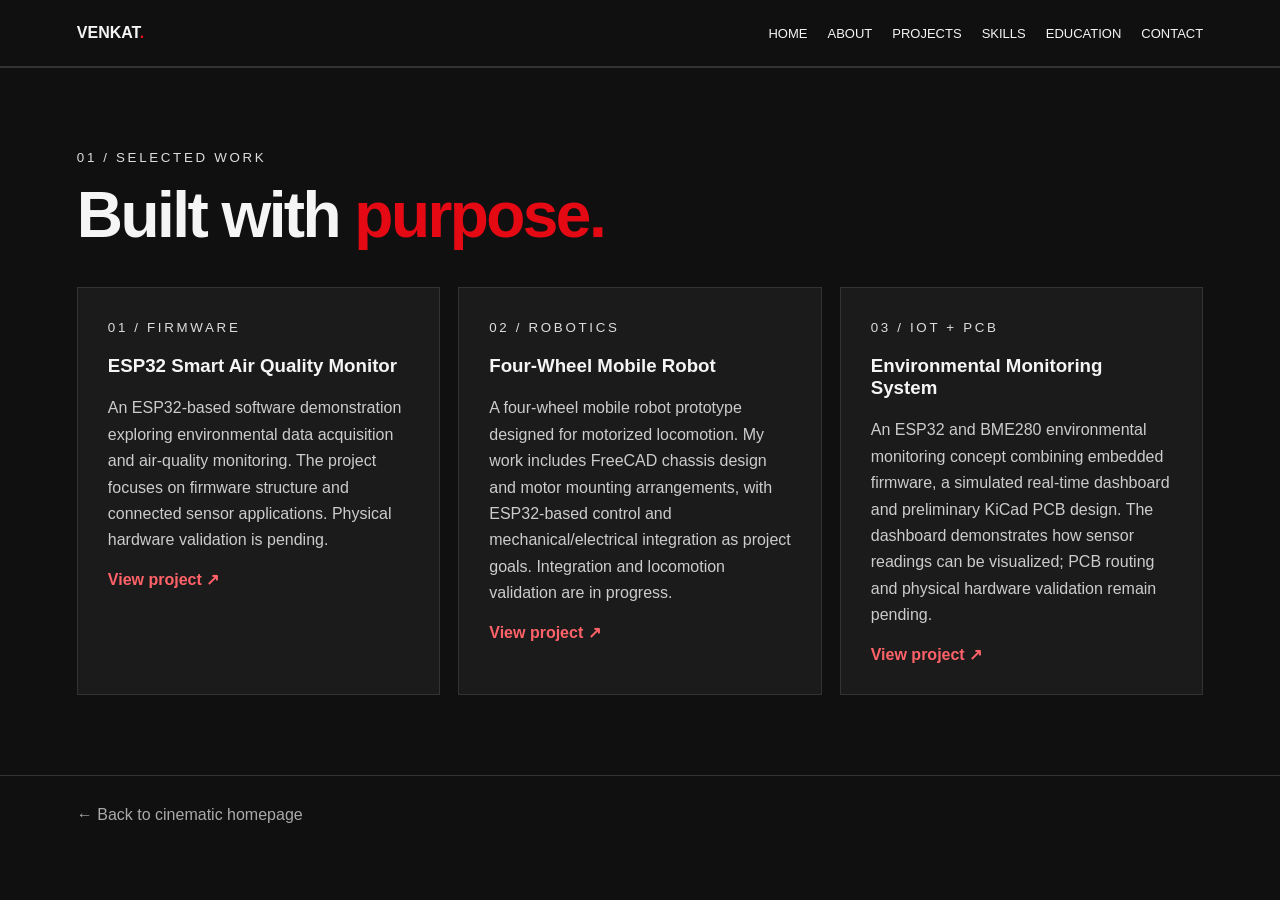
<file: projects.html>
<!doctype html><html lang="en"><head><meta charset="utf-8"><meta name="viewport" content="width=device-width,initial-scale=1"><title>Projects | Venkat</title><style>*{box-sizing:border-box}html{scroll-behavior:smooth}body{margin:0;background:#101010;color:#f5f5f5;font-family:Arial,sans-serif}a{color:inherit;text-decoration:none}header{position:absolute;z-index:3;top:0;width:100%;display:flex;justify-content:space-between;align-items:center;padding:24px 6%;gap:15px}nav{display:flex;gap:20px;flex-wrap:wrap;font-size:13px}strong,em{color:#e50914;font-style:normal}.hero{min-height:100svh;position:relative;display:flex;align-items:end;padding:120px 6% 9vh;overflow:hidden;background:#171717}.hero video{position:absolute;inset:0;width:100%;height:100%;object-fit:contain;object-position:right center}.hero:after{content:'';position:absolute;inset:0;background:linear-gradient(90deg,#000b 0%,transparent 55%),linear-gradient(0deg,#101010,transparent 22%);pointer-events:none}.copy{position:relative;z-index:2;max-width:850px}h1{font-size:clamp(42px,8vw,110px);line-height:.95;letter-spacing:-.06em;margin:18px 0;text-transform:uppercase}small{letter-spacing:.2em;color:#ddd}p{line-height:1.65;color:#ccc}.btn{display:inline-block;padding:14px 22px;background:#e50914;color:white;border:0;border-radius:3px;font-weight:bold;cursor:pointer;margin:10px 8px 0 0}.secondary{background:#222;border:1px solid #555}section.content{padding:80px 6%;border-top:1px solid #333}h2{font-size:clamp(32px,5vw,64px);letter-spacing:-.04em;margin:12px 0 35px}.grid{display:grid;grid-template-columns:repeat(auto-fit,minmax(240px,1fr));gap:18px}article{background:#1b1b1b;border:1px solid #333;padding:30px;min-height:240px}article:hover{border-color:#e50914}article a{color:#ff6268;font-weight:bold}.skills{display:flex;flex-wrap:wrap;gap:10px}.skills span{border:1px solid #444;padding:15px 20px;background:#1b1b1b}.fade{animation:appear .6s ease}@keyframes appear{from{opacity:0;transform:translateY(14px)}to{opacity:1;transform:none}}@media(max-width:600px){header{padding:18px 5%}nav{gap:10px}.hero{padding:100px 5% 8vh}.hero video{object-position:center top;height:68%;object-fit:contain}.hero .copy{padding-top:45vh}section.content{padding:55px 5%}}@media(prefers-reduced-motion:reduce){html{scroll-behavior:auto}.fade{animation:none}}header nav a:hover{color:#e50914}main{min-height:75vh}footer{padding:30px 6%;border-top:1px solid #333;color:#aaa}</style></head><body><header style="position:relative;border-bottom:1px solid #333"><a href="index.html"><b>VENKAT<strong>.</strong></b></a><nav><a href="index.html">HOME</a><a href="about.html">ABOUT</a><a href="projects.html">PROJECTS</a><a href="skills.html">SKILLS</a><a href="education.html">EDUCATION</a><a href="contact.html">CONTACT</a></nav></header><main><section class="content" id="work"><small>01 / SELECTED WORK</small><h2>Built with <em>purpose.</em></h2><div class="grid"><article><small>01 / FIRMWARE</small><h3>ESP32 Smart Air Quality Monitor</h3><p>An ESP32-based software demonstration exploring environmental data acquisition and air-quality monitoring. The project focuses on firmware structure and connected sensor applications. Physical hardware validation is pending.</p><a href="https://github.com/svenkat07/esp32-smart-air-quality-monitor">View project ↗</a></article><article><small>02 / ROBOTICS</small><h3>Four-Wheel Mobile Robot</h3><p>A four-wheel mobile robot prototype designed for motorized locomotion. My work includes FreeCAD chassis design and motor mounting arrangements, with ESP32-based control and mechanical/electrical integration as project goals. Integration and locomotion validation are in progress.</p><a href="https://github.com/svenkat07/Four-wheel-mobile-robot">View project ↗</a></article><article><small>03 / IOT + PCB</small><h3>Environmental Monitoring System</h3><p>An ESP32 and BME280 environmental monitoring concept combining embedded firmware, a simulated real-time dashboard and preliminary KiCad PCB design. The dashboard demonstrates how sensor readings can be visualized; PCB routing and physical hardware validation remain pending.</p><a href="https://github.com/svenkat07/ESP32-Based-IoT-Environmental-Monitoring-System-with-Custom-PCB-and-Real-Time-Dashboard">View project ↗</a></article></div></section></main><footer><a href="index.html">← Back to cinematic homepage</a></footer></body></html>
</file>
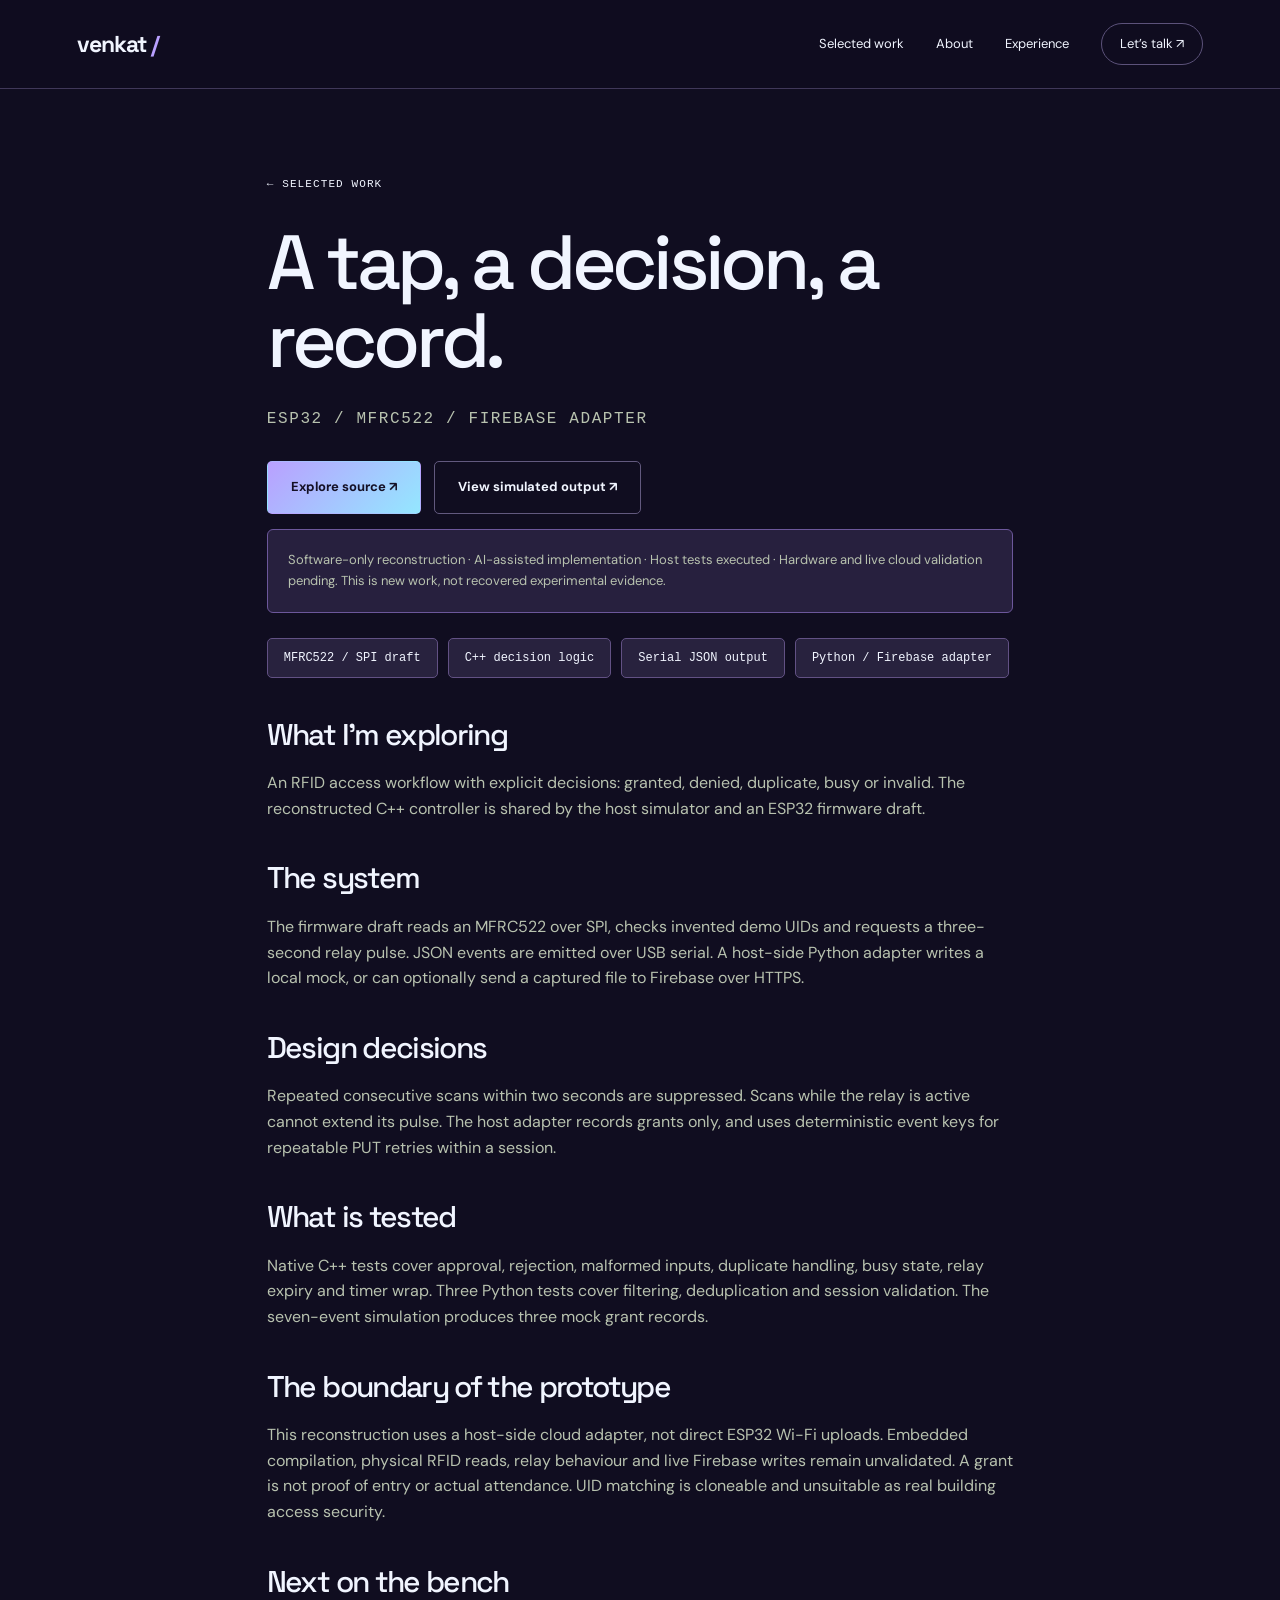
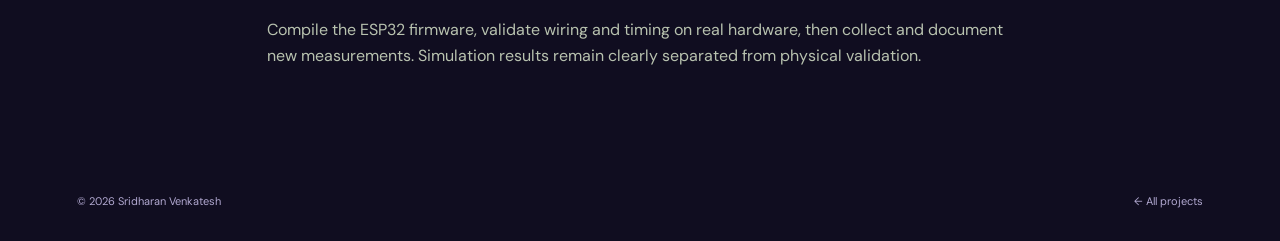
<file: rfid-access-control.html>
<!doctype html><html lang="en"><head><meta charset="utf-8"><meta name="viewport" content="width=device-width,initial-scale=1"><title>A tap, a decision, a record. | Venkat</title><meta name="description" content="Software-only embedded project reconstruction: source code, tests, design decisions and validation limits."><link rel="stylesheet" href="design.css?v=20261026"><script src="portfolio.js" defer></script></head><body><a class="skip" href="#main">Skip to content</a><header><nav class="wrap" aria-label="Main navigation"><a class="brand" href="index.html#home">venkat<b> /</b></a><button class="menu" aria-controls="navlinks" aria-expanded="false">Menu</button><div class="navlinks" id="navlinks"><a href="index.html#work">Selected work</a><a href="index.html#about">About</a><a href="index.html#experience">Experience</a><a class="nav-contact" href="index.html#contact">Let’s talk ↗</a></div></nav></header>
<main id="main" class="wrap detail"><a class="mono" href="index.html#work">← SELECTED WORK</a><h1>A tap, a decision, a record.</h1><p class="eyebrow">ESP32 / MFRC522 / FIREBASE ADAPTER</p><div class="actions"><a class="btn" href="https://github.com/svenkat07/svenkat07.github.io/tree/main/projects/esp32-rfid-attendance">Explore source ↗</a><a class="btn secondary" href="https://github.com/svenkat07/svenkat07.github.io/blob/main/projects/esp32-rfid-attendance/examples/mock_firebase.json">View simulated output ↗</a></div><p class="callout">Software-only reconstruction · AI-assisted implementation · Host tests executed · Hardware and live cloud validation pending. This is new work, not recovered experimental evidence.</p><div class="architecture"><span>MFRC522 / SPI draft</span><span>C++ decision logic</span><span>Serial JSON output</span><span>Python / Firebase adapter</span></div><h2>What I’m exploring</h2><p>An RFID access workflow with explicit decisions: granted, denied, duplicate, busy or invalid. The reconstructed C++ controller is shared by the host simulator and an ESP32 firmware draft.</p><h2>The system</h2><p>The firmware draft reads an MFRC522 over SPI, checks invented demo UIDs and requests a three-second relay pulse. JSON events are emitted over USB serial. A host-side Python adapter writes a local mock, or can optionally send a captured file to Firebase over HTTPS.</p><h2>Design decisions</h2><p>Repeated consecutive scans within two seconds are suppressed. Scans while the relay is active cannot extend its pulse. The host adapter records grants only, and uses deterministic event keys for repeatable PUT retries within a session.</p><h2>What is tested</h2><p>Native C++ tests cover approval, rejection, malformed inputs, duplicate handling, busy state, relay expiry and timer wrap. Three Python tests cover filtering, deduplication and session validation. The seven-event simulation produces three mock grant records.</p><h2>The boundary of the prototype</h2><p>This reconstruction uses a host-side cloud adapter, not direct ESP32 Wi-Fi uploads. Embedded compilation, physical RFID reads, relay behaviour and live Firebase writes remain unvalidated. A grant is not proof of entry or actual attendance. UID matching is cloneable and unsuitable as real building access security.</p><h2>Next on the bench</h2><p>Compile the ESP32 firmware, validate wiring and timing on real hardware, then collect and document new measurements. Simulation results remain clearly separated from physical validation.</p></main><footer class="wrap"><span>© 2026 Sridharan Venkatesh</span><a href="index.html#work">← All projects</a></footer></body></html>
</file>
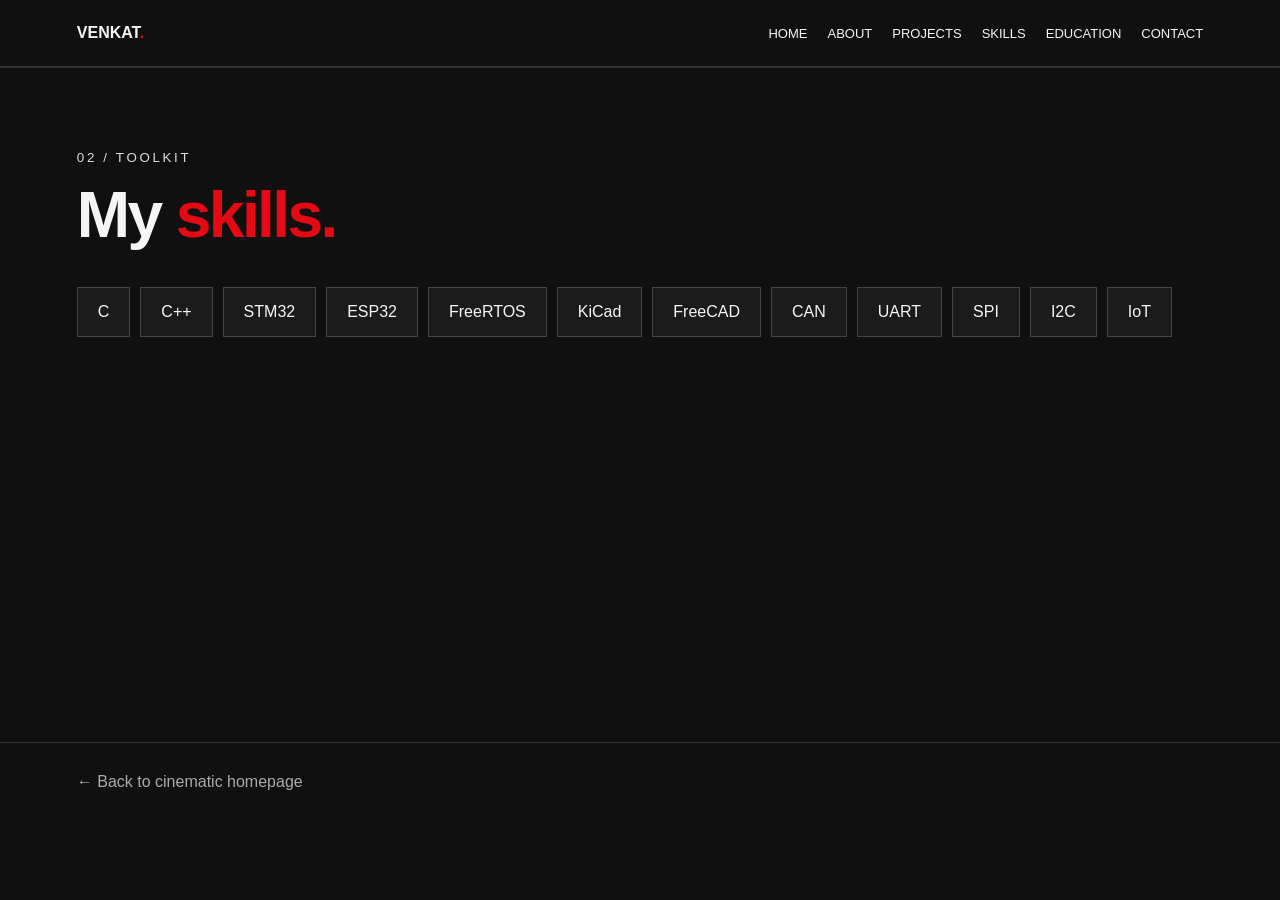
<file: skills.html>
<!doctype html><html lang="en"><head><meta charset="utf-8"><meta name="viewport" content="width=device-width,initial-scale=1"><title>Skills | Venkat</title><style>*{box-sizing:border-box}html{scroll-behavior:smooth}body{margin:0;background:#101010;color:#f5f5f5;font-family:Arial,sans-serif}a{color:inherit;text-decoration:none}header{position:absolute;z-index:3;top:0;width:100%;display:flex;justify-content:space-between;align-items:center;padding:24px 6%;gap:15px}nav{display:flex;gap:20px;flex-wrap:wrap;font-size:13px}strong,em{color:#e50914;font-style:normal}.hero{min-height:100svh;position:relative;display:flex;align-items:end;padding:120px 6% 9vh;overflow:hidden;background:#171717}.hero video{position:absolute;inset:0;width:100%;height:100%;object-fit:contain;object-position:right center}.hero:after{content:'';position:absolute;inset:0;background:linear-gradient(90deg,#000b 0%,transparent 55%),linear-gradient(0deg,#101010,transparent 22%);pointer-events:none}.copy{position:relative;z-index:2;max-width:850px}h1{font-size:clamp(42px,8vw,110px);line-height:.95;letter-spacing:-.06em;margin:18px 0;text-transform:uppercase}small{letter-spacing:.2em;color:#ddd}p{line-height:1.65;color:#ccc}.btn{display:inline-block;padding:14px 22px;background:#e50914;color:white;border:0;border-radius:3px;font-weight:bold;cursor:pointer;margin:10px 8px 0 0}.secondary{background:#222;border:1px solid #555}section.content{padding:80px 6%;border-top:1px solid #333}h2{font-size:clamp(32px,5vw,64px);letter-spacing:-.04em;margin:12px 0 35px}.grid{display:grid;grid-template-columns:repeat(auto-fit,minmax(240px,1fr));gap:18px}article{background:#1b1b1b;border:1px solid #333;padding:30px;min-height:240px}article:hover{border-color:#e50914}article a{color:#ff6268;font-weight:bold}.skills{display:flex;flex-wrap:wrap;gap:10px}.skills span{border:1px solid #444;padding:15px 20px;background:#1b1b1b}.fade{animation:appear .6s ease}@keyframes appear{from{opacity:0;transform:translateY(14px)}to{opacity:1;transform:none}}@media(max-width:600px){header{padding:18px 5%}nav{gap:10px}.hero{padding:100px 5% 8vh}.hero video{object-position:center top;height:68%;object-fit:contain}.hero .copy{padding-top:45vh}section.content{padding:55px 5%}}@media(prefers-reduced-motion:reduce){html{scroll-behavior:auto}.fade{animation:none}}header nav a:hover{color:#e50914}main{min-height:75vh}footer{padding:30px 6%;border-top:1px solid #333;color:#aaa}</style></head><body><header style="position:relative;border-bottom:1px solid #333"><a href="index.html"><b>VENKAT<strong>.</strong></b></a><nav><a href="index.html">HOME</a><a href="about.html">ABOUT</a><a href="projects.html">PROJECTS</a><a href="skills.html">SKILLS</a><a href="education.html">EDUCATION</a><a href="contact.html">CONTACT</a></nav></header><main><section class="content" id="skills"><small>02 / TOOLKIT</small><h2>My <em>skills.</em></h2><div class="skills"><span>C</span><span>C++</span><span>STM32</span><span>ESP32</span><span>FreeRTOS</span><span>KiCad</span><span>FreeCAD</span><span>CAN</span><span>UART</span><span>SPI</span><span>I2C</span><span>IoT</span></div></section></main><footer><a href="index.html">← Back to cinematic homepage</a></footer></body></html>
</file>
<file: design.css>
@import url('https://fonts.googleapis.com/css2?family=DM+Sans:wght@400;500;600;700&family=Space+Grotesk:wght@400;500;600;700&display=swap');
:root{--ink:#121513;--paper:#f2f1e9;--green:#c6ff62;--muted:#a5aba4;--line:#30372f;--orange:#f29565}*{box-sizing:border-box}html{scroll-behavior:smooth;scroll-padding-top:100px}body{margin:0;background:var(--ink);color:var(--paper);font:16px/1.6 'DM Sans',sans-serif}a{color:inherit;text-decoration:none}button{font:inherit}a,button{-webkit-tap-highlight-color:transparent}button,a:focus-visible{outline-offset:6px}a:focus-visible,button:focus-visible{outline:2px solid var(--orange)}::selection{background:var(--green);color:var(--ink)}.wrap{max-width:1400px;margin:auto;padding:0 6%}.mono,.eyebrow,.tag,.number,.status{font:11px/1.5 ui-monospace,SFMono-Regular,Consolas,monospace;letter-spacing:.1em;text-transform:uppercase}.skip{position:fixed;top:-100px;background:var(--green);color:var(--ink);padding:12px;z-index:100}.skip:focus{top:8px}header{position:sticky;top:0;background:#121513ee;backdrop-filter:blur(16px);z-index:20;border-bottom:1px solid var(--line)}nav{height:88px;display:flex;align-items:center;justify-content:space-between;gap:24px}.brand{font:700 23px 'Space Grotesk',sans-serif;letter-spacing:-1px}.brand b{color:var(--green)}.navlinks{display:flex;align-items:center;gap:32px;font-size:13px}.navlinks a:hover{color:var(--green)}.nav-contact{border:1px solid #626b5e;border-radius:30px;padding:10px 18px}.menu{display:none;color:var(--paper);border:1px solid var(--line);background:none;padding:7px 12px;border-radius:4px}.hero{padding-top:60px;padding-bottom:65px;display:grid;grid-template-columns:1.35fr 1fr;gap:6%;align-items:center;min-height:740px}.eyebrow{display:flex;gap:10px;align-items:center;color:var(--muted)}.dot{width:7px;height:7px;border-radius:50%;display:inline-block;background:var(--green);box-shadow:0 0 15px #c6ff6240}h1,h2,h3,p{margin:0}h1,h2,h3{font-family:'Space Grotesk',sans-serif;font-weight:500;line-height:1.02;letter-spacing:-.055em}h1{font-size:clamp(60px,6.7vw,104px);margin:28px 0}h1 em,h2 em{font-style:normal;color:var(--green)}.hero-copy>p{max-width:465px;color:#b8beb6;font-size:16px}.hero-copy>p strong{color:var(--paper);font-weight:500}.actions{display:flex;gap:13px;flex-wrap:wrap;margin-top:30px}.btn{display:inline-flex;align-items:center;justify-content:space-between;gap:30px;padding:15px 23px;border-radius:5px;background:var(--green);color:var(--ink);font-size:13px;font-weight:700;border:1px solid transparent;transition:transform .2s,background .2s;cursor:pointer}.btn:hover{transform:translateY(-3px);background:#d6ff96}.btn.secondary{background:none;color:var(--paper);border-color:#4a5346}.btn.secondary:hover{background:#252c23}.availability{border-top:1px solid var(--line);margin-top:36px;padding-top:17px;display:flex;gap:24px;color:#a5aba4}.board{position:relative;aspect-ratio:1/1.12;background:radial-gradient(ellipse at 50% 48%,#35482666,transparent 60%),repeating-linear-gradient(0deg,transparent 0 31px,#ffffff04 32px),repeating-linear-gradient(90deg,transparent 0 31px,#ffffff04 32px);border:1px solid #3a4535;border-radius:12px;overflow:hidden;box-shadow:0 30px 80px #0003;transform:rotate(2deg)}.board-top,.board-bottom{position:absolute;left:23px;right:23px;display:flex;justify-content:space-between;z-index:2;font-size:10px;color:#9caa93}.board-top{top:23px}.board-bottom{bottom:23px}.circuit{width:100%;height:100%;position:absolute;inset:0}.circuit path{stroke:#74964b;fill:none;stroke-width:1}.circuit circle{fill:var(--green)}.chip{position:absolute;left:50%;top:48%;transform:translate(-50%,-50%) rotate(-12deg);width:47%;aspect-ratio:1;background:#1a2118;border:2px solid #7c9a65;border-radius:10px;box-shadow:12px 18px 0 #080c08,0 0 60px #b1ff4820;display:flex;align-items:center;justify-content:center;flex-direction:column}.chip:before,.chip:after{content:'';position:absolute;left:-14px;right:-14px;height:65%;top:17%;background:repeating-linear-gradient(0deg,#c1c8b8 0 5px,transparent 5px 14px);z-index:-1}.chip:after{transform:rotate(90deg)}.chip small{font-size:8px;color:#91a580;letter-spacing:.15em}.chip strong{font:500 clamp(26px,3vw,44px) 'Space Grotesk';letter-spacing:-2px}.chip span{font-size:9px;color:var(--green);margin-top:12px}.board-label{position:absolute;bottom:19%;right:7%;padding:10px 13px;background:#202b1a;border:1px solid #4a5e38;border-radius:5px;font-size:10px;transform:rotate(-2deg);color:#c6ff62}.side-note{position:absolute;left:7%;top:25%;color:#849477;font-size:9px;writing-mode:vertical-rl}.skill-strip{border-block:1px solid var(--line);padding:21px 0}.strip-inner{display:flex;justify-content:space-between;gap:22px;flex-wrap:wrap;color:#c0c7ba;font:500 16px 'Space Grotesk'}.strip-inner span:before{content:'+';color:var(--green);margin-right:15px}.section{padding-top:100px;padding-bottom:100px}.section-top{display:flex;justify-content:space-between;gap:20px;align-items:center;margin-bottom:35px}.section-top .mono{color:#929d8c}.section-heading{display:flex;justify-content:space-between;gap:40px;align-items:flex-end;margin-bottom:48px}h2{font-size:clamp(40px,4.6vw,68px)}.section-heading>p{max-width:330px;color:#a9b1a3;font-size:14px}.paper{background:var(--paper);color:var(--ink)}.paper .section-top .mono{color:#6b7265}.paper .section-heading>p{color:#65705e}.paper h2 em{color:#657e42}.projects{display:grid;grid-template-columns:1fr 1fr;gap:25px}.project{display:block;border-bottom:1px solid #b9c0b0;padding-bottom:27px}.project-art{aspect-ratio:1.35;position:relative;border-radius:7px;overflow:hidden;transition:transform .4s}.project:hover .project-art{transform:translateY(-5px)}.air-art{background:#d5dec9;display:grid;place-items:center;background-image:radial-gradient(#9da98c 1px,transparent 1px);background-size:20px 20px}.project-art .number{position:absolute;left:22px;top:20px;color:#445039}.art-caption{position:absolute;bottom:20px;left:22px;color:#526344;font-size:9px}.monitor{width:54%;height:48%;background:#f9faf3;border:1px solid #aab99a;border-radius:17px;transform:rotate(-8deg);box-shadow:17px 23px 0 #7e936344,0 14px 30px #30401b20;padding:20px}.monitor-top{display:flex;justify-content:space-between;color:#737d68;font-size:8px}.reading{font:500 clamp(24px,3vw,44px) 'Space Grotesk';color:#283820;letter-spacing:-2px;margin-top:15px}.reading small{font-size:12px;letter-spacing:0}.wave{height:35px;width:100%;margin-top:10px}.wave path{fill:none;stroke:#6c8d44;stroke-width:2}.sim-badge{position:absolute;right:16px;bottom:16px;background:#fff9;padding:5px 9px;border-radius:3px;font-size:9px;letter-spacing:.08em}.rfid-art{background:#1b231e;display:grid;place-items:center}.rfid-art .number,.rfid-art .art-caption{color:#9ead9d}.rfid-art:before,.rfid-art:after{content:'';width:65%;aspect-ratio:1;border:1px solid #708a6150;border-radius:50%;position:absolute}.rfid-art:after{width:85%}.rfid-token{position:relative;z-index:1;background:var(--green);color:#172011;width:52%;aspect-ratio:1.6;border-radius:12px;padding:19px;transform:rotate(-13deg);box-shadow:12px 18px 0 #080d0a55;display:flex;flex-direction:column;justify-content:space-between}.rfid-token strong{font:500 23px 'Space Grotesk';letter-spacing:-1px}.rfid-token small{font:8px monospace;letter-spacing:.15em}.rfid-token b{position:absolute;right:18px;top:20px;font-size:25px}.project-meta{display:flex;justify-content:space-between;margin:22px 0 11px;color:#68745e}.project h3{font-size:31px;line-height:1.08;letter-spacing:-.04em;max-width:380px}.project p{font-size:14px;color:#626d59;margin:16px 0}.tags{display:flex;gap:7px;flex-wrap:wrap}.tag{border:1px solid #bdc5b6;border-radius:30px;padding:5px 10px;font-size:9px;letter-spacing:.03em}.arrow{font-size:24px;color:var(--ink)}.proof-note{margin-top:28px;padding:17px 20px;background:#e6e8db;border-left:2px solid #829563;font-size:12px;color:#555f4e}.about-grid{display:grid;grid-template-columns:1fr 1.15fr;gap:12%}.about-copy p{color:#aab3a3;margin-bottom:20px}.about-copy strong{color:var(--paper);font-weight:500}.about-details{display:grid;grid-template-columns:1fr 1fr;gap:25px;margin-top:32px;padding-top:25px;border-top:1px solid var(--line)}.about-details small{color:#8f9b88;display:block;margin-bottom:7px}.about-details p{font-size:13px;color:#e1e7d9}.experience-list{margin-top:45px}.experience-row{border-top:1px solid var(--line);display:grid;grid-template-columns:24% 1fr 34%;gap:20px;padding:29px 0}.experience-row .mono{color:#8b9883;padding-top:5px;font-size:10px}.experience-row h3{font-size:24px;letter-spacing:-.03em;line-height:1.2}.experience-row h4{font-size:12px;color:var(--green);font-weight:400;margin:8px 0}.experience-row p{font-size:13px;color:#a2af98}.tool-grid{display:grid;grid-template-columns:repeat(3,1fr);gap:30px}.tool{padding-top:20px;border-top:1px solid #b7bfb0}.tool h3{font-size:24px;margin:18px 0}.tool p{font-size:14px;color:#5e6a54;line-height:2}.contact{padding-block:90px;background:var(--green);color:var(--ink)}.contact h2{font-size:clamp(50px,7.5vw,108px);max-width:950px;margin:24px 0 30px}.contact .actions{align-items:center;gap:25px}.contact .btn{background:var(--ink);color:var(--paper)}.contact .mono{color:#45532d}.contact-link{font-size:13px;border-bottom:1px solid #5b713a}.contact p{max-width:520px;font-size:14px;color:#3c4b2d}footer{display:flex;justify-content:space-between;gap:20px;padding-block:30px!important;color:#88947f;font-size:11px}.detail{max-width:900px;padding-block:80px}.detail h1{font-size:clamp(48px,6vw,85px)}.detail h2{font-size:30px;margin:42px 0 20px}.detail p,.detail li{color:#b8c2af;font-size:16px;margin-block:15px}.detail ul{padding-left:20px}.detail .callout{background:#232d1e;border:1px solid #485b37;padding:20px;border-radius:6px;font-size:13px}.detail .tag{border-color:#4a5741}.detail .architecture{display:flex;flex-wrap:wrap;gap:10px;margin:25px 0}.architecture span{padding:12px 16px;background:#283222;border:1px solid #45583a;border-radius:5px;font:12px monospace}.copy-status{font-size:11px;min-height:18px;color:#43552d;margin-top:10px}.footer-links{display:flex;gap:20px}@media(min-width:1600px){.hero{min-height:810px}}@media(max-width:900px){.hero{grid-template-columns:1.1fr 1fr;gap:4%;min-height:650px}h1{font-size:64px}.hero-copy>p{font-size:14px}.board{aspect-ratio:1/1.3}.navlinks{gap:20px}.experience-row{grid-template-columns:22% 1fr}.experience-row>p{grid-column:2}.about-grid{gap:7%}.monitor{padding:14px}.reading{margin-top:8px}.tool-grid{gap:20px}}@media(max-width:640px){.wrap{padding-inline:6%}nav{height:72px}.menu{display:block}.navlinks{display:none;position:absolute;top:72px;left:0;right:0;flex-direction:column;padding:24px;background:#1c2319;align-items:flex-start;border-bottom:1px solid #43543a}.navlinks.open{display:flex}.hero{display:block;padding-top:40px;padding-bottom:40px}.hero h1{font-size:clamp(54px,13vw,78px)}.hero-copy>p{font-size:15px}.board{margin-top:40px;aspect-ratio:1.15;transform:rotate(1deg)}.chip{width:36%}.chip strong{font-size:35px}.availability{gap:15px;font-size:9px}.section{padding-block:65px}.section-heading{display:block;margin-bottom:30px}.section-heading>p{margin-top:25px;max-width:100%}.section-top{margin-bottom:28px}.section-top .mono{font-size:9px}.projects{grid-template-columns:1fr;gap:36px}.project-art{aspect-ratio:1.35}.monitor{padding:19px}.reading{font-size:36px;margin-top:13px}.project h3{font-size:30px}.about-grid{grid-template-columns:1fr;gap:30px}.experience-row{display:block}.experience-row h3{margin-top:15px}.tool-grid{grid-template-columns:1fr;gap:26px}.tool h3{margin:10px 0}.strip-inner{justify-content:flex-start;font-size:13px;gap:15px 24px}.strip-inner span:before{margin-right:8px}.contact{padding-block:60px}.contact h2{font-size:58px}.contact .actions{gap:20px}footer{flex-wrap:wrap}.detail{padding-block:45px}.detail h1{font-size:52px}}@media(prefers-reduced-motion:reduce){html{scroll-behavior:auto}*,*:before,*:after{transition:none!important;animation:none!important}}

/* Keep the chip face clear; pins live only along its outer edges. */
.chip:before,.chip:after{background:repeating-linear-gradient(0deg,#c1c8b8 0 5px,transparent 5px 14px) left top/12px 100% no-repeat,repeating-linear-gradient(0deg,#c1c8b8 0 5px,transparent 5px 14px) right top/12px 100% no-repeat}


/* Purple × Glacier portfolio refresh */
:root{--ink:#100d20;--paper:#f1f5ff;--green:#a58cff;--muted:#b8b9d3;--line:#383455;--orange:#a9ecff}
body{background:#100d20;color:#f1f5ff}
::selection{background:#a58cff;color:#100d20}
header{background:#100d20ed;border-color:#403859}
.brand b,h1 em,h2 em{color:#b9a0ff}
.dot{background:#b49aff;box-shadow:0 0 17px #9e80ff8a}
.navlinks a:hover{color:#b9a0ff}
.nav-contact{border-color:#5c527a}
.hero-copy>p{color:#c4c5db}
.hero{position:relative}
.hero:before{content:"";position:absolute;pointer-events:none;inset:0;background:radial-gradient(ellipse at 10% 20%,#6744b01c,transparent 42%);z-index:-1}
.btn{background:linear-gradient(135deg,#b9a0ff,#94e7ff);color:#141026}
.btn:hover{background:linear-gradient(135deg,#d1c0ff,#b6f2ff)}
.btn.secondary{border-color:#62597e;color:#f1f5ff}
.btn.secondary:hover{background:#2a2342}
.availability{color:#bcb9d2}
.board{background:radial-gradient(ellipse at 45% 45%,#7454c45c,transparent 65%),repeating-linear-gradient(0deg,transparent 0 31px,#a7dfff0b 32px),repeating-linear-gradient(90deg,transparent 0 31px,#a7dfff0b 32px);border-color:#5c5081;box-shadow:0 25px 80px #6245a322}
.board-top,.board-bottom,.side-note{color:#c2badb}
.circuit path{stroke:#8edcff}.circuit circle{fill:#c2a9ff}
.chip{background:#211a39;border-color:#9b87e2;box-shadow:12px 18px 0 #0d0a1a,0 0 60px #b49aff2a}
.chip:before,.chip:after{background:repeating-linear-gradient(0deg,#b4e7ff 0 5px,transparent 5px 14px)}
.chip small{color:#b9a8db}.chip span{color:#a9ecff}
.board-label{background:#2a2146;border-color:#7765b4;color:#c8b9ff}
.skill-strip{border-color:#45395f;background:#17112c}.strip-inner{color:#d2d0e8}.strip-inner span:before{color:#9cdbff}
.section-top .mono{color:#bcb2d9}
.paper{background:linear-gradient(145deg,#f6f8ff,#e9efff);color:#17142d}
.paper .section-top .mono{color:#6d6585}.paper .section-heading>p{color:#635d7d}.paper h2 em{color:#7754c5}
.projects{grid-template-columns:repeat(3,minmax(0,1fr));gap:20px}
.project{border-bottom-color:#c8c3e1}.project-art{aspect-ratio:1.13}
.air-art{background:#d9e3fa;background-image:radial-gradient(#a8b5db 1px,transparent 1px)}
.project-art .number{color:#514875}.art-caption{color:#635a86}
.monitor{background:#fff;border-color:#b4a6db;box-shadow:14px 18px 0 #a08bd342}
.monitor-top{color:#6a6286}.reading{color:#3c2968}.wave path{stroke:#8865cf}
.sim-badge{background:#f8f5ffdd;color:#49386f}
.project-meta{color:#756a92}.project p{color:#5b5774}.tag{border-color:#c7bddd;color:#54476e}
.proof-note{background:#e4e2f5;border-left-color:#8765c6;color:#514a70}
.robot-art{background:radial-gradient(circle at 50% 42%,#8e8be7,#332955);display:grid;place-items:center}
.robot-art .number,.robot-art .art-caption,.pcb-art .number,.pcb-art .art-caption{color:#eeeaff}
.robot-visual{width:70%;height:60%;position:relative;transform:perspective(550px) rotateX(24deg) rotateZ(-12deg)}
.robot-body{position:absolute;inset:16% 18%;background:linear-gradient(145deg,#a3e7ff,#6553a5);border:5px solid #d6f6ff;border-radius:17px;box-shadow:0 18px 0 #241d48,0 30px 35px #0b082c88;display:flex;flex-direction:column;align-items:center;justify-content:center;color:#21193e}
.robot-body span{font:700 48px 'Space Grotesk',sans-serif}.robot-body small{font:9px monospace;letter-spacing:.1em}
.wheel{position:absolute;width:23%;height:27%;border-radius:16px;background:repeating-linear-gradient(90deg,#151228 0 8px,#34294d 8px 13px);border:3px solid #a7a1c8;box-shadow:0 8px 14px #100b2e88}
.wheel-a{top:8%;left:0}.wheel-b{top:8%;right:0}.wheel-c{bottom:5%;left:0}.wheel-d{bottom:5%;right:0}
.pcb-art{background:radial-gradient(circle at 50% 50%,#385c89,#18132f);display:grid;place-items:center}
.pcb-visual{position:relative;width:70%;height:62%;border:2px solid #a9dfff;border-radius:15px;background:linear-gradient(145deg,#2d3266,#15172f);box-shadow:0 18px 40px #0008,0 0 45px #90cfff36;transform:rotate(-7deg);overflow:hidden}
.pcb-grid{position:absolute;inset:0;background:repeating-linear-gradient(0deg,transparent 0 18px,#b2a6ff50 19px,transparent 20px),repeating-linear-gradient(90deg,transparent 0 25px,#a9edff4a 26px,transparent 27px)}
.pcb-chip{position:absolute;inset:23% 25%;background:#17132d;border:2px solid #c5b2ff;border-radius:8px;display:flex;flex-direction:column;align-items:center;justify-content:center;color:#e8dfff;box-shadow:0 0 30px #9b80ff60}
.pcb-chip small,.pcb-chip span{font:9px monospace}.pcb-chip strong{font:700 clamp(15px,2vw,24px) 'Space Grotesk'}
.pcb-pulse{position:absolute;top:12%;right:10%;height:9px;width:9px;background:#a9f2ff;border-radius:50%;box-shadow:0 0 20px #a9f2ff}
.about-copy p{color:#c2bfd9}.about-copy strong{color:#fff}.about-details small{color:#b9a6e3}.about-details p{color:#e7e5fa}
.experience-row{border-color:#41375f}.experience-row .mono{color:#c0b0df}.experience-row h4{color:#a9ecff}.experience-row p{color:#c0bbd6}
.tool{border-color:#b9b3d3}.tool p{color:#635d7d}
.contact{background:linear-gradient(135deg,#9474dc,#a9dfff);color:#17142e}
.contact .btn{background:#1c1535;color:#fff}.contact .mono{color:#342452}.contact-link{border-bottom-color:#51446c}.contact p{color:#30294e}
footer{color:#b1a8d0}
.detail .callout{background:#27203e;border-color:#6c579b}.detail .architecture span{background:#28223e;border-color:#625184}
@media(max-width:1000px){.projects{grid-template-columns:repeat(2,minmax(0,1fr))}}
@media(max-width:640px){.projects{grid-template-columns:1fr}.navlinks{background:#1b1532;border-color:#554778}.board{transform:rotate(1deg)}.project-art{aspect-ratio:1.4}}
</file>
